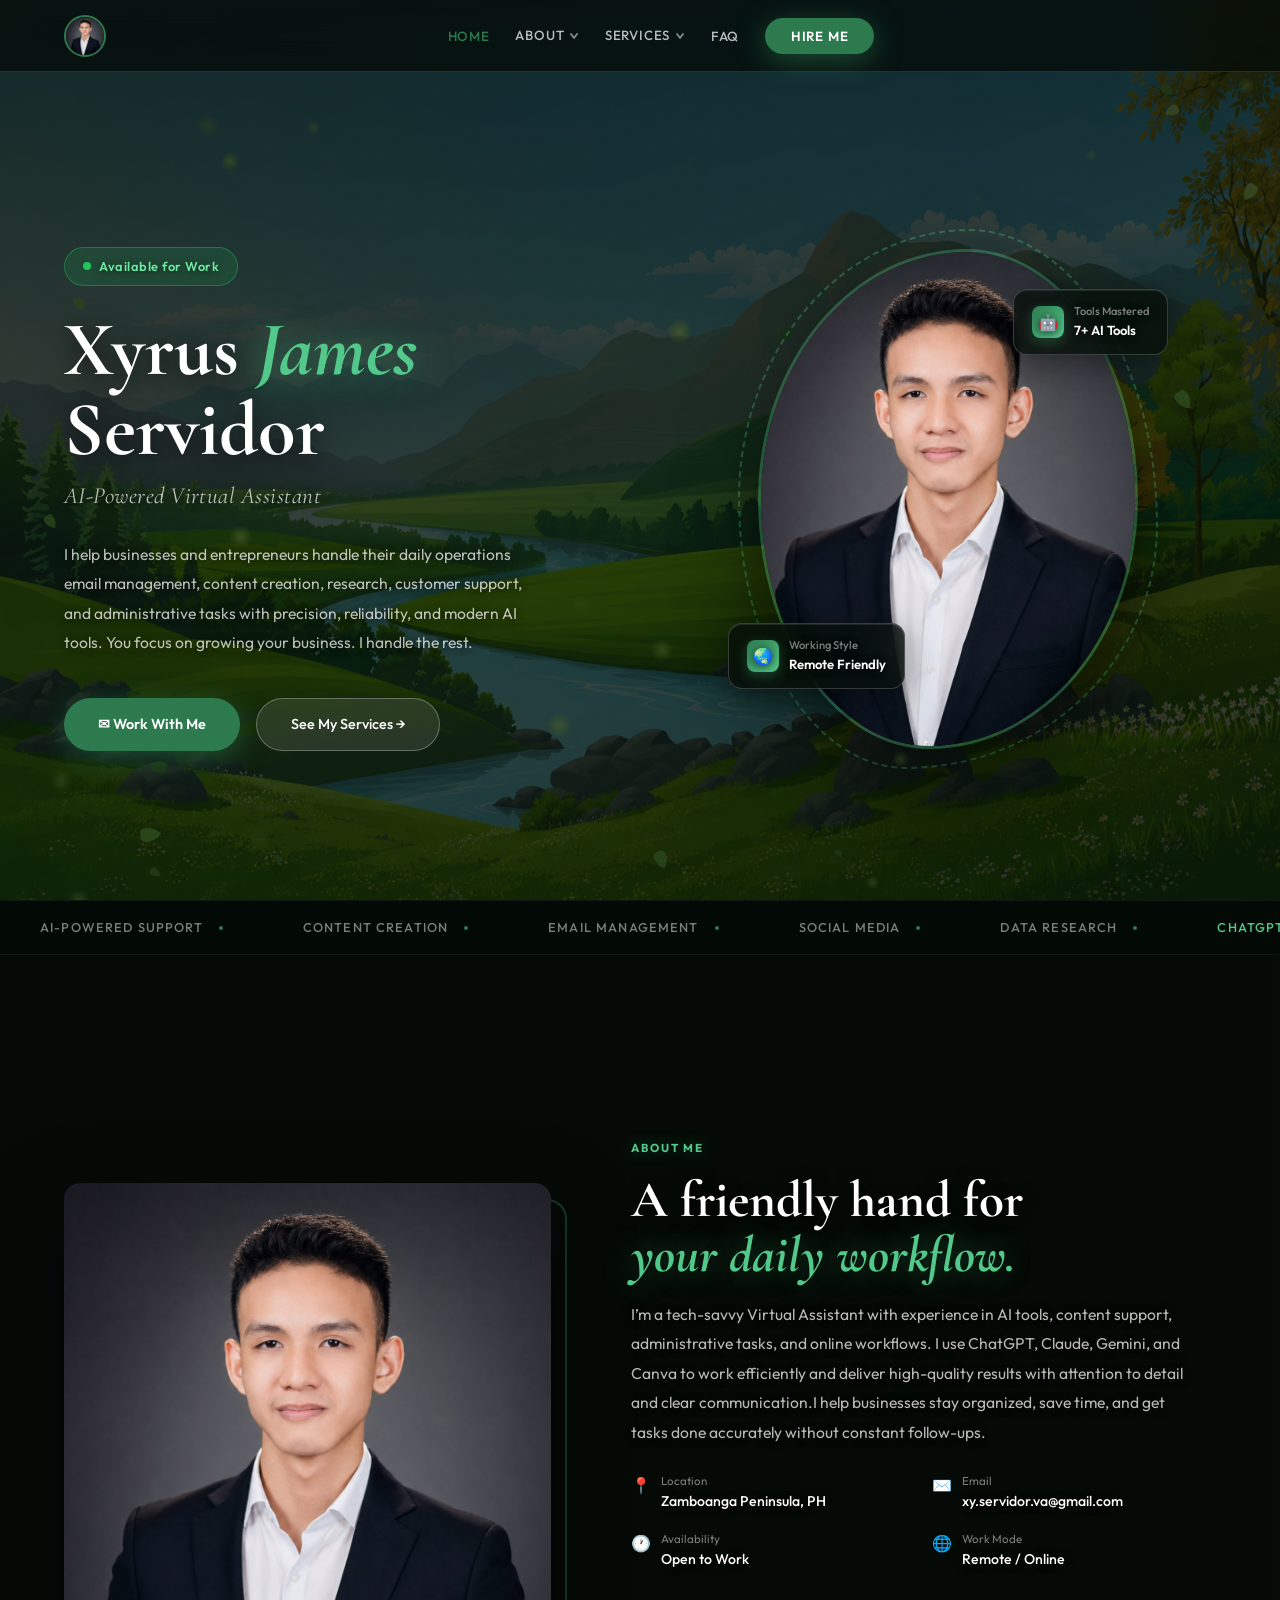
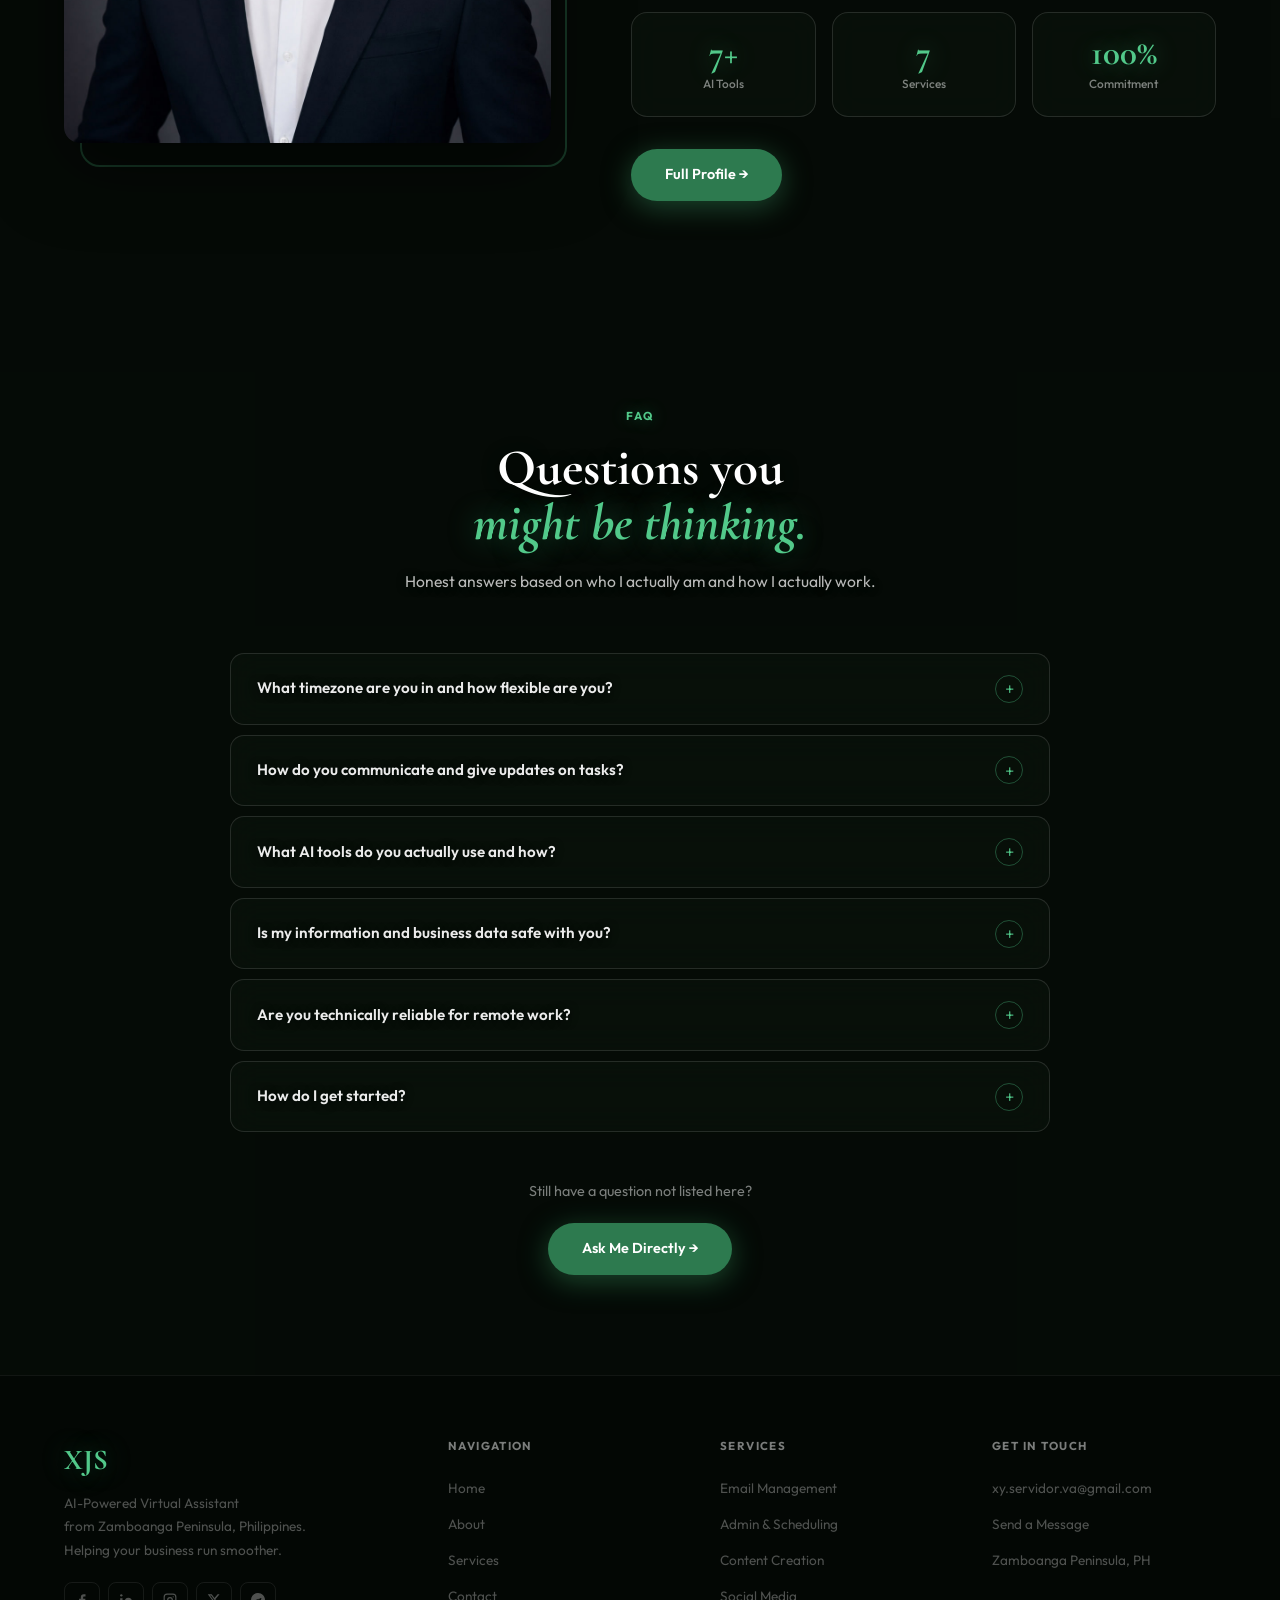
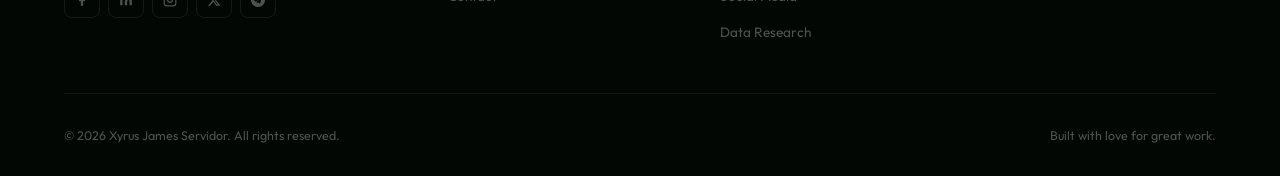
<file: index.html>
<!DOCTYPE html>
<html lang="en">
<head>
  <meta charset="UTF-8">
  <meta name="viewport" content="width=device-width, initial-scale=1.0">
  <title>Xyrus James Servidor</title>
  <link rel="preconnect" href="https://fonts.googleapis.com">
  <link rel="preconnect" href="https://fonts.gstatic.com" crossorigin>
  <link href="https://fonts.googleapis.com/css2?family=Cormorant+Garamond:ital,wght@0,300;0,400;0,500;0,600;0,700;1,300;1,400;1,600&family=Outfit:wght@300;400;500;600&display=swap" rel="stylesheet">
  <link rel="stylesheet" href="style.css">
</head>
<body>

<canvas id="forest-canvas"></canvas>
<div id="cursor-dot"></div>
<div id="cursor-ring"></div>

<!-- TOAST -->
<div id="toast">✅ Opening Gmail, your message is ready to send!</div>

<!-- BACK TO TOP -->
<button id="back-top" onclick="window.scrollTo({top:0,behavior:'smooth'})">↑</button>

<!-- FLOATING RESUME -->
<a id="resume-float" href="Xyrus_James_Servidor_Resume.pdf" download title="Download My Resume">
  <svg width="16" height="16" viewBox="0 0 24 24" fill="none" stroke="currentColor"
       stroke-width="2.2" stroke-linecap="round" stroke-linejoin="round">
    <path d="M21 15v4a2 2 0 01-2 2H5a2 2 0 01-2-2v-4"/>
    <polyline points="7 10 12 15 17 10"/>
    <line x1="12" y1="15" x2="12" y2="3"/>
  </svg>
  <span class="resume-label">Resume</span>
</a>

<!-- NAV -->
<nav id="nav">
  <!-- Logo -->
  <a href="#hero" class="nav-logo">
    <img src="xyrusprof.jpg" alt="Xyrus">
  </a>

  <ul class="nav-links">
    <li><a href="#hero">Home</a></li>

    <!-- About dropdown -->
    <li class="nav-item-drop">
      <a href="#about" class="nav-drop-toggle">
        About
        <svg class="drop-arrow" width="10" height="10" viewBox="0 0 10 10">
          <polyline points="2,3 5,7 8,3" fill="none" stroke="currentColor" stroke-width="1.8" stroke-linecap="round" stroke-linejoin="round"/>
        </svg>
      </a>
      <div class="nav-dropdown">
        <a href="about.html"      class="drop-item"><span class="drop-icon">👤</span>About Me</a>
        <a href="about.html#background" class="drop-item"><span class="drop-icon">🌱</span>Background</a>
        <a href="about.html#skills"     class="drop-item"><span class="drop-icon">⚡</span>Skills</a>
        <a href="about.html#resume-download"     class="drop-item"><span class="drop-icon">📄</span>Resume</a>
      </div>
    </li>

    <!-- Services dropdown -->
    <li class="nav-item-drop">
      <a href="#services" class="nav-drop-toggle">
        Services
        <svg class="drop-arrow" width="10" height="10" viewBox="0 0 10 10">
          <polyline points="2,3 5,7 8,3" fill="none" stroke="currentColor" stroke-width="1.8" stroke-linecap="round" stroke-linejoin="round"/>
        </svg>
      </a>
      <div class="nav-dropdown">
        <a href="services.html" class="drop-item"><span class="drop-icon">🗂</span>All Services</a>
        <a href="services.html#tools"  class="drop-item"><span class="drop-icon">🛠️</span>Tools</a>
         <a href="services.html#process"  class="drop-item"><span class="drop-icon">🔄</span>My Process</a>
      </div>
    </li>

    <li><a href="#faq">FAQ</a></li>
    <li><a href="contact.html" class="nav-cta">Hire Me</a></li>
  </ul>

  <button class="hamburger" id="hamburger" aria-label="Menu">
    <span></span><span></span><span></span>
  </button>
</nav>

<div class="mobile-nav" id="mobile-nav">
  <a href="#hero"       onclick="closeMob()">Home</a>
  <div class="mob-group-label">About</div>
  <a href="about.html"      onclick="closeMob()" class="mob-sub">About Me</a>
  <a href="about.html#background" onclick="closeMob()" class="mob-sub">Background</a>
  <a href="about.html#skills"     onclick="closeMob()" class="mob-sub">Skills</a>
  <a href="about.html#resume-download" onclick="closeMob()" class="mob-sub">📄 Resume</a>
  <div class="mob-group-label">Services</div>
  <a href="services.html"   onclick="closeMob()" class="mob-sub">All Services</a>
  <a href="services.html#tools"      onclick="closeMob()" class="mob-sub">Tools</a>
  <a href="services.html#process"    onclick="closeMob()" class="mob-sub">My Process</a>
  <a href="#faq"        onclick="closeMob()">FAQ</a>
  <a href="contact.html" class="nav-cta-m" onclick="closeMob()">Hire Me</a>
</div>

<!-- HERO -->
<section id="hero">
  <div class="hero-left reveal">
    <div class="available-pill">Available for Work</div>
    <h1 class="hero-name">Xyrus <em>James</em><br>Servidor</h1>
    <p class="hero-subtitle">AI-Powered Virtual Assistant</p>
    <p class="hero-desc">
      I help businesses and entrepreneurs handle their daily operations 
      email management, content creation, research, customer support, 
      and administrative tasks with precision, reliability, and modern 
      AI tools. You focus on growing your business. I handle the rest.
    </p>
    <div class="hero-btns">
      <a href="contact.html" class="btn-primary">✉ Work With Me</a>
      <a href="services.html" class="btn-secondary">See My Services →</a>
    </div>
  </div>
  <div class="hero-right reveal">
    <div class="photo-frame-wrap">
      <div class="spin-ring"></div>
      <div class="photo-frame">
        <img src="xyrusprof.jpg" alt="Xyrus James Servidor"
             onerror="this.style.background='linear-gradient(135deg,#f0e8dc,#d4c4b0)'">
      </div>
      <div class="float-card">
        <div class="float-card-icon">🤖</div>
        <div>
          <div style="font-size:.7rem;color:var(--text-muted);font-weight:500">Tools Mastered</div>
          <div>7+ AI Tools</div>
        </div>
      </div>
      <div class="float-card">
        <div class="float-card-icon">🌏</div>
        <div>
          <div style="font-size:.7rem;color:var(--text-muted);font-weight:500">Working Style</div>
          <div>Remote Friendly</div>
        </div>
      </div>
    </div>
  </div>
</section>

<!-- MARQUEE -->
<div class="marquee-strip">
  <div class="marquee-track" id="marquee-track">
    <div class="marquee-item">AI-Powered Support<span class="dot"></span></div>
    <div class="marquee-item">Content Creation<span class="dot"></span></div>
    <div class="marquee-item">Email Management<span class="dot"></span></div>
    <div class="marquee-item">Social Media<span class="dot"></span></div>
    <div class="marquee-item">Data Research<span class="dot"></span></div>
    <div class="marquee-item accent"><span class="accent">ChatGPT</span><span class="dot"></span></div>
    <div class="marquee-item accent"><span class="accent">Canva</span><span class="dot"></span></div>
    <div class="marquee-item accent"><span class="accent">Gemini</span><span class="dot"></span></div>
    <div class="marquee-item accent"><span class="accent">Claude</span><span class="dot"></span></div>
    <div class="marquee-item accent"><span class="accent">Perplexity</span><span class="dot"></span></div>
    <div class="marquee-item">Virtual Assistant<span class="dot"></span></div>
    <div class="marquee-item">Zamboanga Peninsula<span class="dot"></span></div>
    <div class="marquee-item">AI-Powered Support<span class="dot"></span></div>
    <div class="marquee-item">Content Creation<span class="dot"></span></div>
    <div class="marquee-item">Email Management<span class="dot"></span></div>
    <div class="marquee-item">Social Media<span class="dot"></span></div>
    <div class="marquee-item">Data Research<span class="dot"></span></div>
    <div class="marquee-item accent"><span class="accent">ChatGPT</span><span class="dot"></span></div>
    <div class="marquee-item accent"><span class="accent">Canva</span><span class="dot"></span></div>
    <div class="marquee-item accent"><span class="accent">Gemini</span><span class="dot"></span></div>
    <div class="marquee-item accent"><span class="accent">Claude</span><span class="dot"></span></div>
    <div class="marquee-item accent"><span class="accent">Perplexity</span><span class="dot"></span></div>
    <div class="marquee-item">Virtual Assistant<span class="dot"></span></div>
    <div class="marquee-item">Zamboanga Peninsula<span class="dot"></span></div>
  </div>
</div>

<!-- ABOUT -->
<section id="about">
  <div class="about-grid">
    <div class="about-photo-card reveal">
      <img src="xyrusprof.jpg" alt="Xyrus James Servidor"
           onerror="this.style.background='linear-gradient(135deg,#f0e8dc,#d4c4b0)'">
    </div>
    <div class="reveal">
      <div class="section-tag">About Me</div>
      <h2 class="section-title">A friendly hand for<br><em>your daily workflow.</em></h2>
      <p class="section-desc" style="margin-bottom:1.5rem">
        I’m a tech-savvy Virtual Assistant with experience in AI tools, content support, 
        administrative tasks, and online workflows. I use ChatGPT, Claude, Gemini, 
        and Canva to work efficiently and deliver high-quality results with attention 
        to detail and clear communication.I help businesses stay organized, save time, 
        and get tasks done accurately without constant follow-ups.
      </p>
      <div class="about-details">
        <div class="detail-item">
          <span class="detail-icon">📍</span>
          <div><span class="detail-label">Location</span><span class="detail-value">Zamboanga Peninsula, PH</span></div>
        </div>
        <div class="detail-item">
          <span class="detail-icon">✉️</span>
          <div><span class="detail-label">Email</span><span class="detail-value">xy.servidor.va@gmail.com</span></div>
        </div>
        <div class="detail-item">
          <span class="detail-icon">🕐</span>
          <div><span class="detail-label">Availability</span><span class="detail-value">Open to Work</span></div>
        </div>
        <div class="detail-item">
          <span class="detail-icon">🌐</span>
          <div><span class="detail-label">Work Mode</span><span class="detail-value">Remote / Online</span></div>
        </div>
      </div>
      <div class="about-stats">
        <div class="stat-card"><div class="stat-num">7+</div><div class="stat-label">AI Tools</div></div>
        <div class="stat-card"><div class="stat-num">7</div><div class="stat-label">Services</div></div>
        <div class="stat-card"><div class="stat-num">100%</div><div class="stat-label">Commitment</div></div>
      </div>
      <div style="margin-top:2rem">
        <a href="about.html" class="btn-primary">Full Profile →</a>
      </div>
    </div>
  </div>
</section>

<!-- FAQ -->
<section id="faq">
  <div style="text-align:center;margin-bottom:3.5rem">
    <div class="section-tag reveal" style="justify-content:center">FAQ</div>
    <h2 class="section-title reveal">Questions you<br><em>might be thinking.</em></h2>
    <p class="section-desc reveal" style="margin:0 auto;text-align:center">
      Honest answers based on who I actually am and how I actually work.
    </p>
  </div>
  <div class="faq-grid">
 
    <div class="faq-item reveal">
      <button class="faq-q" onclick="toggleFaq(this)">
        <span>What timezone are you in and how flexible are you?</span>
        <span class="faq-icon">+</span>
      </button>
      <div class="faq-a"><p>I’m based in the Philippines (PHT) 
        and can adjust to different time zones when needed.</p></div>
    </div>
 
    <div class="faq-item reveal">
      <button class="faq-q" onclick="toggleFaq(this)">
        <span>How do you communicate and give updates on tasks?</span>
        <span class="faq-icon">+</span>
      </button>
      <div class="faq-a"><p>I provide clear updates through chat, 
        email, or your preferred communication platform.</p></div>
    </div>
 
    <div class="faq-item reveal">
      <button class="faq-q" onclick="toggleFaq(this)">
        <span>What AI tools do you actually use and how?</span>
        <span class="faq-icon">+</span>
      </button>
      <div class="faq-a"><p>I use ChatGPT, Claude, Gemini, and Canva for content, 
        research, organization, and workflow support.</p></div>
    </div>
 
    <div class="faq-item reveal">
      <button class="faq-q" onclick="toggleFaq(this)">
        <span>Is my information and business data safe with you?</span>
        <span class="faq-icon">+</span>
      </button>
      <div class="faq-a"><p>Yes. I value confidentiality and handle client 
        information with professionalism and care.</p></div>
    </div>
 
    <div class="faq-item reveal">
      <button class="faq-q" onclick="toggleFaq(this)">
        <span>Are you technically reliable for remote work?</span>
        <span class="faq-icon">+</span>
      </button>
      <div class="faq-a"><p>Yes. I have a stable setup, reliable internet, and experience 
        with online tools and remote workflows.</p></div>
    </div>
 
    <div class="faq-item reveal">
      <button class="faq-q" onclick="toggleFaq(this)">
        <span>How do I get started?</span>
        <span class="faq-icon">+</span>
      </button>
      <div class="faq-a"><p>Fill out the <a href="contact.html" style="color:var(--accent-bright)">contact form</a> or message me directly on Gmail. 
        l'll respond within 24 hours.</p></div>
    </div>
 
  </div>
  <div style="text-align:center;margin-top:3rem" class="reveal">
    <p style="color:var(--text-muted);font-size:.9rem;margin-bottom:1.2rem">Still have a question not listed here?</p>
    <a href="contact.html" class="btn-primary">Ask Me Directly →</a>
  </div>
</section>

<!-- FOOTER -->
<footer>
  <div class="footer-grid">
    <div>
      <div class="footer-brand-name">XJS</div>
      <p class="footer-tagline">AI-Powered Virtual Assistant<br>from Zamboanga Peninsula, Philippines.<br>Helping your business run smoother.</p>
      <div class="footer-socials" style="margin-top:1.2rem">
        <a href="https://www.facebook.com/ne0xyrus" target="_blank" class="footer-social">
          <svg width="14" height="14" viewBox="0 0 24 24" fill="currentColor"><path d="M18 2h-3a5 5 0 00-5 5v3H7v4h3v8h4v-8h3l1-4h-4V7a1 1 0 011-1h3z"/></svg>
        </a>
        <a href="https://www.linkedin.com/in/xyrus-james-servidor-483381267/" target="_blank" class="footer-social">
          <svg width="14" height="14" viewBox="0 0 24 24" fill="currentColor"><path d="M16 8a6 6 0 016 6v7h-4v-7a2 2 0 00-2-2 2 2 0 00-2 2v7h-4v-7a6 6 0 016-6zM2 9h4v12H2z"/><circle cx="4" cy="4" r="2"/></svg>
        </a>
        <a href="https://www.instagram.com/xyruuusssss" target="_blank" class="footer-social">
          <svg width="14" height="14" viewBox="0 0 24 24" fill="none" stroke="currentColor" stroke-width="2"><rect x="2" y="2" width="20" height="20" rx="5"/><circle cx="12" cy="12" r="4"/><circle cx="17.5" cy="6.5" r="1" fill="currentColor" stroke="none"/></svg>
        </a>
        <a href="https://x.com/neoxyrus7" target="_blank" class="footer-social">
          <svg width="14" height="14" viewBox="0 0 24 24" fill="currentColor"><path d="M18.244 2.25h3.308l-7.227 8.26 8.502 11.24H16.17l-5.214-6.817L4.99 21.75H1.68l7.73-8.835L1.254 2.25H8.08l4.713 6.231zm-1.161 17.52h1.833L7.084 4.126H5.117z"/></svg>
        </a>
        <a href="https://t.me/NEOXYRUS" target="_blank" class="footer-social">
          <svg width="14" height="14" viewBox="0 0 24 24" fill="currentColor"><path d="M12 0C5.373 0 0 5.373 0 12s5.373 12 12 12 12-5.373 12-12S18.627 0 12 0zm5.894 8.221-1.97 9.28c-.145.658-.537.818-1.084.508l-3-2.21-1.447 1.394c-.16.16-.295.295-.605.295l.213-3.053 5.56-5.023c.242-.213-.054-.333-.373-.12L8.32 14.801l-2.96-.924c-.643-.204-.657-.643.136-.953l11.57-4.461c.537-.194 1.006.131.828.758z"/></svg>
        </a>
      </div>
    </div>
    <div class="footer-col">
      <h4>Navigation</h4>
      <ul>
        <li><a href="index.html">Home</a></li>
        <li><a href="about.html">About</a></li>
        <li><a href="services.html">Services</a></li>
        <li><a href="contact.html">Contact</a></li>
      </ul>
    </div>
    <div class="footer-col">
      <h4>Services</h4>
      <ul>
        <li><a href="services.html">Email Management</a></li>
        <li><a href="services.html">Admin & Scheduling</a></li>
        <li><a href="services.html">Content Creation</a></li>
        <li><a href="services.html">Social Media</a></li>
        <li><a href="services.html">Data Research</a></li>
      </ul>
    </div>
    <div class="footer-col">
      <h4>Get in Touch</h4>
      <ul>
        <li><a href="mailto:xy.servidor.va@gmail.com">xy.servidor.va@gmail.com</a></li>
        <li><a href="contact.html">Send a Message</a></li>
        <li><a href="about.html">Zamboanga Peninsula, PH</a></li>
      </ul>
    </div>
  </div>
  <div class="footer-bottom">
    <span>© 2026 Xyrus James Servidor. All rights reserved.</span>
    <span>Built with love for great work.</span>
  </div>
</footer>

<script src="js.js"></script>
</body>
</html>
</file>
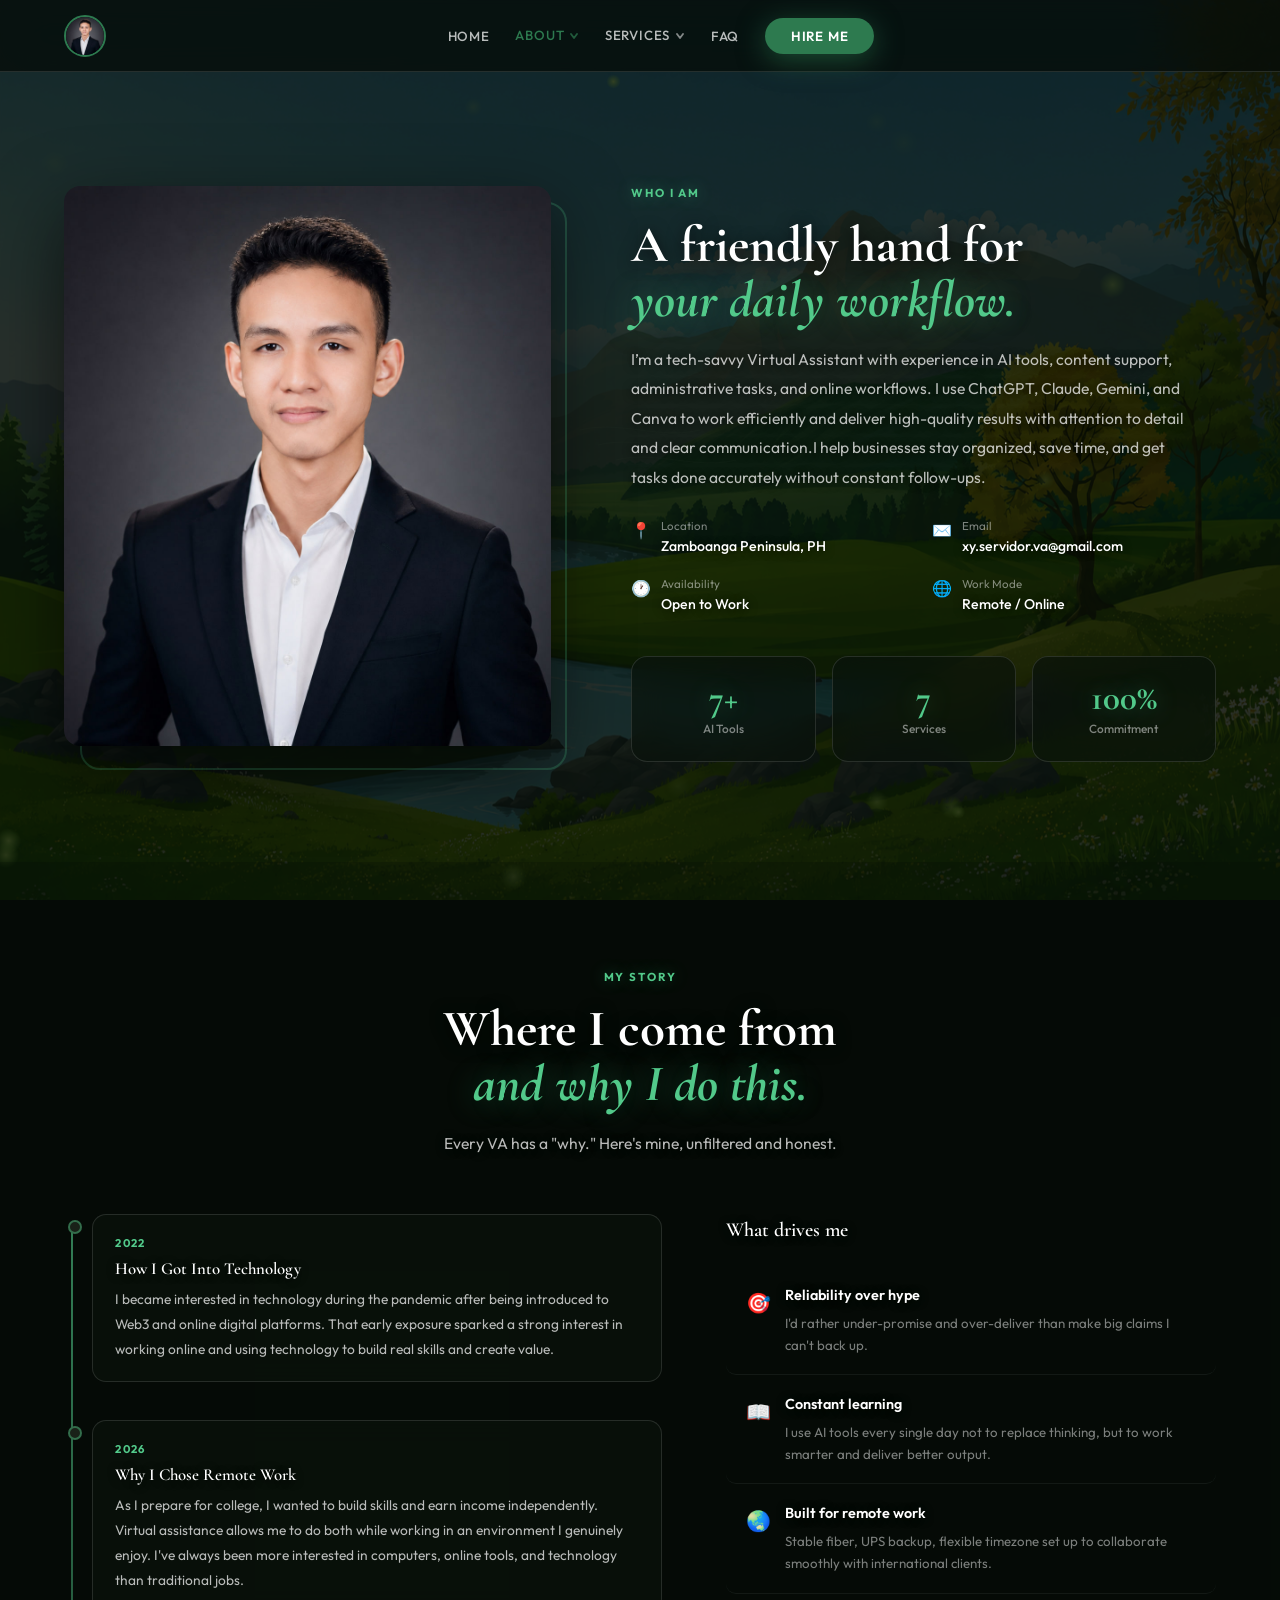
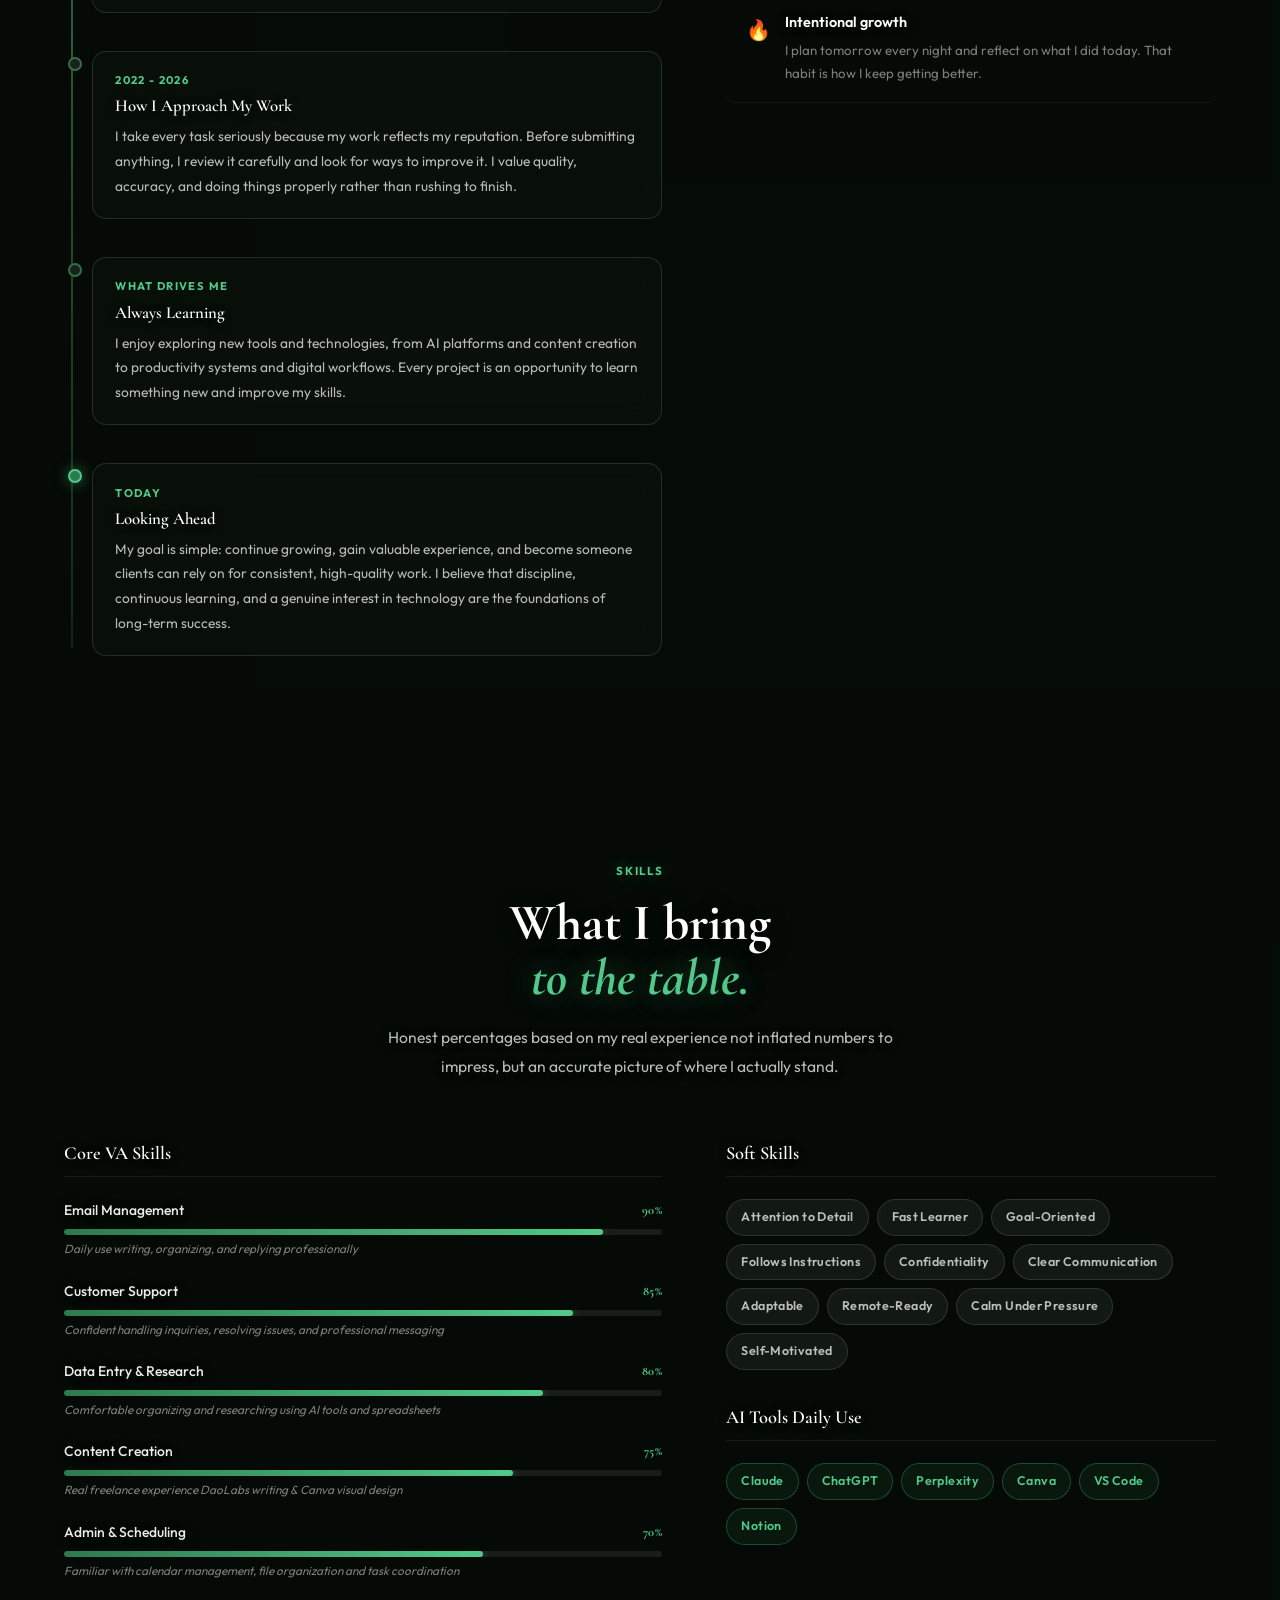
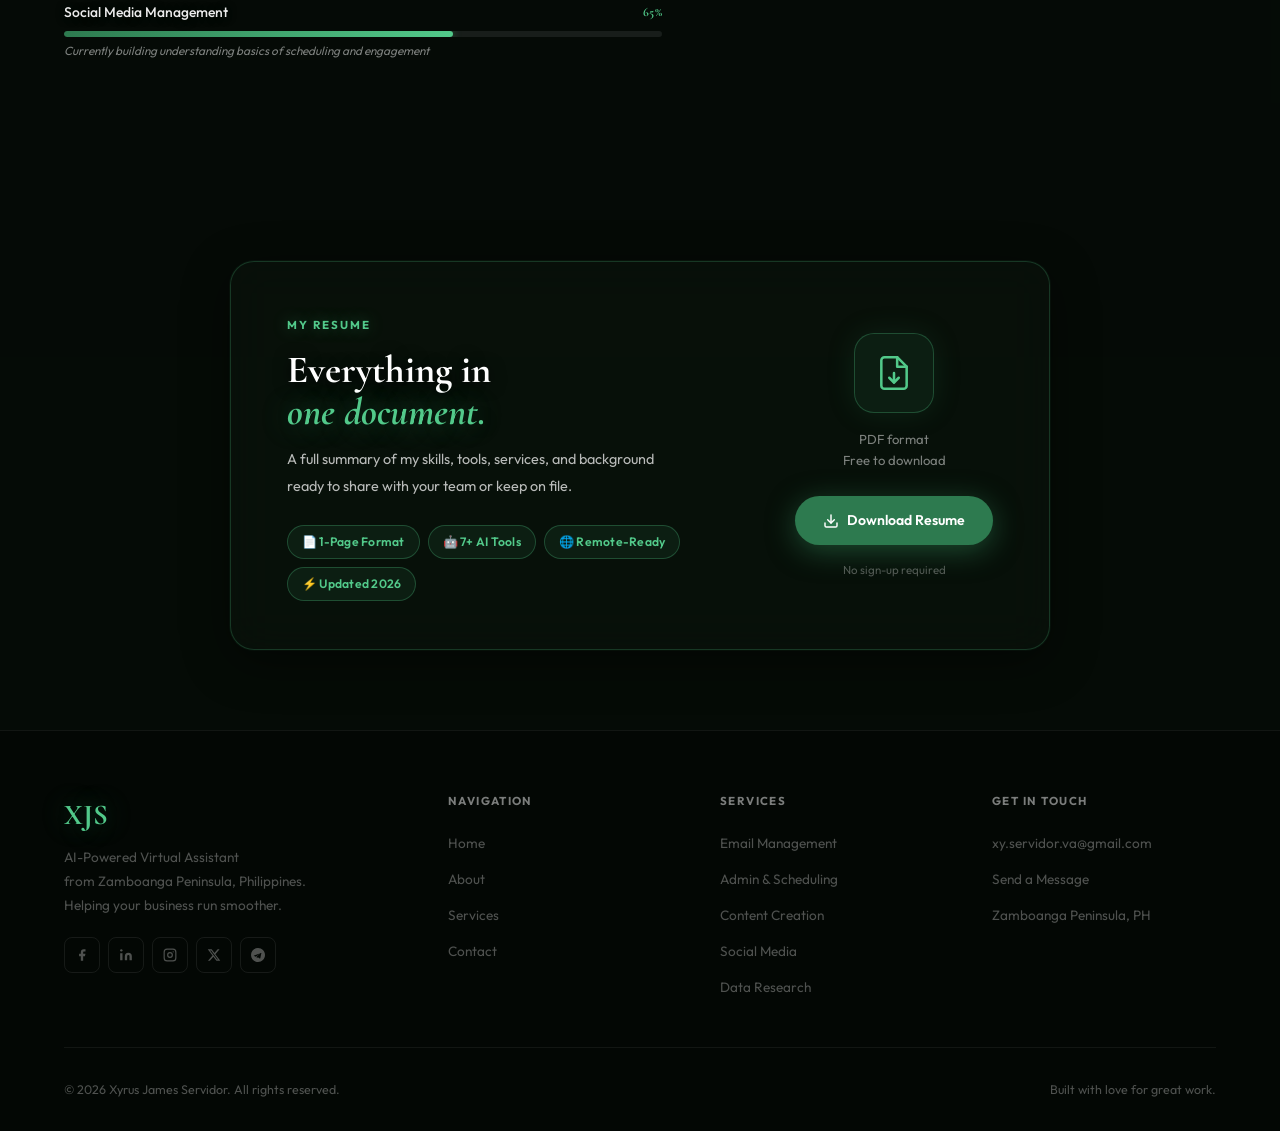
<file: about.html>
<!DOCTYPE html>
<html lang="en">
<head>
  <meta charset="UTF-8">
  <meta name="viewport" content="width=device-width, initial-scale=1.0">
  <title>Xyrus James Servidor</title>
  <link rel="preconnect" href="https://fonts.googleapis.com">
  <link rel="preconnect" href="https://fonts.gstatic.com" crossorigin>
  <link href="https://fonts.googleapis.com/css2?family=Cormorant+Garamond:ital,wght@0,300;0,400;0,500;0,600;0,700;1,300;1,400;1,600&family=Outfit:wght@300;400;500;600&display=swap" rel="stylesheet">
  <link rel="stylesheet" href="style.css">
</head>
<body>

<canvas id="forest-canvas"></canvas>
<div id="cursor-dot"></div>
<div id="cursor-ring"></div>

<!-- FLOATING RESUME — always visible -->
<a id="resume-float" href="Xyrus_James_Servidor_Resume.pdf" download title="Download My Resume">
  <svg width="16" height="16" viewBox="0 0 24 24" fill="none" stroke="currentColor"
       stroke-width="2.2" stroke-linecap="round" stroke-linejoin="round">
    <path d="M21 15v4a2 2 0 01-2 2H5a2 2 0 01-2-2v-4"/>
    <polyline points="7 10 12 15 17 10"/>
    <line x1="12" y1="15" x2="12" y2="3"/>
  </svg>
  <span class="resume-label">Resume</span>
</a>

<!-- BACK TO TOP -->
<button id="back-top" onclick="window.scrollTo({top:0,behavior:'smooth'})">↑</button>

<!-- NAV -->
<nav id="nav">
  <!-- Logo -->
  <a href="index.html#hero" class="nav-logo">
    <img src="xyrusprof.jpg" alt="Xyrus">
  </a>

  <ul class="nav-links">
    <li><a href="index.html#hero">Home</a></li>

    <!-- About dropdown -->
    <li class="nav-item-drop">
      <a href="#about" class="nav-drop-toggle">
        About
        <svg class="drop-arrow" width="10" height="10" viewBox="0 0 10 10">
          <polyline points="2,3 5,7 8,3" fill="none" stroke="currentColor" stroke-width="1.8" stroke-linecap="round" stroke-linejoin="round"/>
        </svg>
      </a>
      <div class="nav-dropdown">
        <a href="#about"      class="drop-item"><span class="drop-icon">👤</span>About Me</a>
        <a href="#background" class="drop-item"><span class="drop-icon">🌱</span>Background</a>
        <a href="#skills"     class="drop-item"><span class="drop-icon">⚡</span>Skills</a>
        <a href="#resume-download"     class="drop-item"><span class="drop-icon">📄</span>Resume</a>
      </div>
    </li>

    <!-- Services dropdown -->
    <li class="nav-item-drop">
      <a href="#services" class="nav-drop-toggle">
        Services
        <svg class="drop-arrow" width="10" height="10" viewBox="0 0 10 10">
          <polyline points="2,3 5,7 8,3" fill="none" stroke="currentColor" stroke-width="1.8" stroke-linecap="round" stroke-linejoin="round"/>
        </svg>
      </a>
      <div class="nav-dropdown">
        <a href="services.html" class="drop-item"><span class="drop-icon">🗂</span>All Services</a>
        <a href="services.html#tools"  class="drop-item"><span class="drop-icon">🛠️</span>Tools</a>
       <a href="services.html#process"  class="drop-item"><span class="drop-icon">🔄</span>My Process</a>
      </div>
    </li>

    <li><a href="index.html#faq">FAQ</a></li>
    <li><a href="contact.html" class="nav-cta">Hire Me</a></li>
  </ul>

  <button class="hamburger" id="hamburger" aria-label="Menu">
    <span></span><span></span><span></span>
  </button>
</nav>

<div class="mobile-nav" id="mobile-nav">
  <a href="index.html#hero"       onclick="closeMob()">Home</a>
  <div class="mob-group-label">About</div>
  <a href="#about"      onclick="closeMob()" class="mob-sub">About Me</a>
  <a href="#background" onclick="closeMob()" class="mob-sub">Background</a>
  <a href="#skills"     onclick="closeMob()" class="mob-sub">Skills</a>
  <a href="#resume-download" onclick="closeMob()" class="mob-sub">📄 Resume</a>
  <div class="mob-group-label">Services</div>
  <a href="services.html"   onclick="closeMob()" class="mob-sub">All Services</a>
  <a href="services.html#tools"      onclick="closeMob()" class="mob-sub">Tools</a>
  <a href="services.html#process"    onclick="closeMob()" class="mob-sub">My Process</a>
  <a href="index.html#faq"        onclick="closeMob()">FAQ</a>
  <a href="contact.html" class="nav-cta-m" onclick="closeMob()">Hire Me</a>
</div>

<section id="about">
  <div class="about-grid">
    <div class="about-photo-card reveal">
      <img src="xyrusprof.jpg" alt="Xyrus James Servidor"
           onerror="this.style.background='linear-gradient(135deg,#f0e8dc,#d4c4b0)'">
    </div>
        <div class="reveal">
      <div class="section-tag">Who I Am</div>
      <h2 class="section-title">A friendly hand for<br><em>your daily workflow.</em></h2>
      <p class="section-desc" style="margin-bottom:1.5rem">
       I’m a tech-savvy Virtual Assistant with experience in AI tools, content support, 
        administrative tasks, and online workflows. I use ChatGPT, Claude, Gemini, 
        and Canva to work efficiently and deliver high-quality results with attention 
        to detail and clear communication.I help businesses stay organized, save time, 
        and get tasks done accurately without constant follow-ups.
      </p>
      <div class="about-details">
        <div class="detail-item">
          <span class="detail-icon">📍</span>
          <div><span class="detail-label">Location</span><span class="detail-value">Zamboanga Peninsula, PH</span></div>
        </div>
        <div class="detail-item">
          <span class="detail-icon">✉️</span>
          <div><span class="detail-label">Email</span><span class="detail-value">xy.servidor.va@gmail.com</span></div>
        </div>
        <div class="detail-item">
          <span class="detail-icon">🕐</span>
          <div><span class="detail-label">Availability</span><span class="detail-value">Open to Work</span></div>
        </div>
        <div class="detail-item">
          <span class="detail-icon">🌐</span>
          <div><span class="detail-label">Work Mode</span><span class="detail-value">Remote / Online</span></div>
        </div>
      </div>
      <div class="about-stats">
        <div class="stat-card"><div class="stat-num">7+</div><div class="stat-label">AI Tools</div></div>
        <div class="stat-card"><div class="stat-num">7</div><div class="stat-label">Services</div></div>
        <div class="stat-card"><div class="stat-num">100%</div><div class="stat-label">Commitment</div></div>
      </div>
    </div>
  </div>
</section>

<section id="background">
  <div style="text-align:center;margin-bottom:3.5rem">
    <div class="section-tag reveal" style="justify-content:center">My Story</div>
    <h2 class="section-title reveal">Where I come from<br><em>and why I do this.</em></h2>
    <p class="section-desc reveal" style="margin:0 auto;text-align:center">
      Every VA has a "why." Here's mine, unfiltered and honest.
    </p>
  </div>

  <div class="bg-story-grid">
    <div class="bg-timeline reveal">

      <div class="bg-tl-item">
        <div class="bg-tl-dot"></div>
        <div class="bg-tl-content">
          <span class="bg-tl-year">2022</span>
          <h4 class="bg-tl-title">How I Got Into Technology</h4>
          <p class="bg-tl-desc">
            I became interested in technology during the pandemic after being
            introduced to Web3 and online digital platforms. That early exposure
            sparked a strong interest in working online and using technology to
            build real skills and create value.
          </p>
        </div>
      </div>

      <div class="bg-tl-item">
        <div class="bg-tl-dot"></div>
        <div class="bg-tl-content">
          <span class="bg-tl-year">2026</span>
          <h4 class="bg-tl-title">Why I Chose Remote Work</h4>
          <p class="bg-tl-desc">
            As I prepare for college, I wanted to build skills and earn income independently. 
            Virtual assistance allows me to do both while working in an environment I genuinely enjoy. 
            I've always been more interested in computers, online tools, and technology than traditional jobs.
          </p>
        </div>
      </div>

      <div class="bg-tl-item">
        <div class="bg-tl-dot"></div>
        <div class="bg-tl-content">
          <span class="bg-tl-year">2022 - 2026</span>
          <h4 class="bg-tl-title">How I Approach My Work</h4>
          <p class="bg-tl-desc">
            I take every task seriously because my work reflects my reputation. 
            Before submitting anything, I review it carefully and look for ways to improve it. 
            I value quality, accuracy, and doing things properly rather than rushing to finish.
          </p>
        </div>
      </div>

      <div class="bg-tl-item">
        <div class="bg-tl-dot"></div>
        <div class="bg-tl-content">
          <span class="bg-tl-year">What Drives Me</span>
          <h4 class="bg-tl-title">Always Learning</h4>
          <p class="bg-tl-desc">
            I enjoy exploring new tools and technologies, 
            from AI platforms and content creation to productivity systems and digital workflows. 
            Every project is an opportunity to learn something new and improve my skills.
          </p>
        </div>
      </div>

      <div class="bg-tl-item">
        <div class="bg-tl-dot active"></div>
        <div class="bg-tl-content">
          <span class="bg-tl-year">Today</span>
          <h4 class="bg-tl-title">Looking Ahead</h4>
          <p class="bg-tl-desc">
            My goal is simple: continue growing, gain valuable experience, 
            and become someone clients can rely on for consistent, high-quality work. 
            I believe that discipline, continuous learning, and a genuine interest in 
            technology are the foundations of long-term success.
          </p>
        </div>
      </div>

    </div>

    <div class="bg-values reveal">
      <h3 class="bg-values-title">What drives me</h3>
      <div class="bg-value-card">
        <span class="bg-value-icon">🎯</span>
        <div>
          <div class="bg-value-name">Reliability over hype</div>
          <div class="bg-value-desc">I'd rather under-promise and over-deliver 
            than make big claims I can't back up.</div>
        </div>
      </div>
      <div class="bg-value-card">
        <span class="bg-value-icon">📖</span>
        <div>
          <div class="bg-value-name">Constant learning</div>
          <div class="bg-value-desc">I use AI tools every single day 
            not to replace thinking, but to work smarter and deliver better output.</div>
        </div>
      </div>
      <div class="bg-value-card">
        <span class="bg-value-icon">🌏</span>
        <div>
          <div class="bg-value-name">Built for remote work</div>
          <div class="bg-value-desc">Stable fiber, UPS backup, flexible timezone
             set up to collaborate smoothly with international clients.</div>
        </div>
      </div>
      <div class="bg-value-card">
        <span class="bg-value-icon">🔥</span>
        <div>
          <div class="bg-value-name">Intentional growth</div>
          <div class="bg-value-desc">I plan tomorrow every night and reflect on what 
            I did today. That habit is how I keep getting better.</div>
        </div>
      </div>
    </div>
  </div>
</section>

<section id="skills">
  <div style="text-align:center;margin-bottom:3.5rem">
    <div class="section-tag reveal" style="justify-content:center">Skills</div>
    <h2 class="section-title reveal">What I bring<br><em>to the table.</em></h2>
    <p class="section-desc reveal" style="margin:0 auto;text-align:center">
      Honest percentages based on my real experience not inflated numbers to impress, but an accurate picture of where I actually stand.
    </p>
  </div>
 
  <div class="skills-layout">
 
    <!-- Skill bars -->
    <div class="skills-bars reveal">
      <h3 class="skills-group-title">Core VA Skills</h3>
 
      <div class="skill-bar-item">
        <div class="skill-bar-header">
          <span class="skill-bar-name">Email Management</span>
          <span class="skill-bar-pct">90%</span>
        </div>
        <div class="skill-bar-track"><div class="skill-bar-fill" data-pct="90"></div></div>
        <div class="skill-bar-note">Daily use writing, organizing, and replying professionally</div>
      </div>

      <div class="skill-bar-item">
        <div class="skill-bar-header">
          <span class="skill-bar-name">Customer Support</span>
          <span class="skill-bar-pct">85%</span>
        </div>
        <div class="skill-bar-track"><div class="skill-bar-fill" data-pct="85"></div></div>
        <div class="skill-bar-note">Confident handling inquiries, resolving issues, and professional messaging</div>
      </div>

      <div class="skill-bar-item">
        <div class="skill-bar-header">
          <span class="skill-bar-name">Data Entry & Research</span>
          <span class="skill-bar-pct">80%</span>
        </div>
        <div class="skill-bar-track"><div class="skill-bar-fill" data-pct="80"></div></div>
        <div class="skill-bar-note">Comfortable organizing and researching using AI tools and spreadsheets</div>
      </div>
 
      <div class="skill-bar-item">
        <div class="skill-bar-header">
          <span class="skill-bar-name">Content Creation</span>
          <span class="skill-bar-pct">75%</span>
        </div>
        <div class="skill-bar-track"><div class="skill-bar-fill" data-pct="75"></div></div>
        <div class="skill-bar-note">Real freelance experience DaoLabs writing & Canva visual design</div>
      </div>
 
      <div class="skill-bar-item">
        <div class="skill-bar-header">
          <span class="skill-bar-name">Admin & Scheduling</span>
          <span class="skill-bar-pct">70%</span>
        </div>
        <div class="skill-bar-track"><div class="skill-bar-fill" data-pct="70"></div></div>
        <div class="skill-bar-note">Familiar with calendar management, file organization and task coordination</div>
      </div>
 
      <div class="skill-bar-item">
        <div class="skill-bar-header">
          <span class="skill-bar-name">Social Media Management</span>
          <span class="skill-bar-pct">65%</span>
        </div>
        <div class="skill-bar-track"><div class="skill-bar-fill" data-pct="65"></div></div>
        <div class="skill-bar-note">Currently building understanding basics of scheduling and engagement</div>
      </div>
 
    </div>
 
    <!-- Soft skills + tool tags -->
    <div class="skills-tags-col reveal">
      <h3 class="skills-group-title">Soft Skills</h3>
      <div class="skill-tags-grid">
        <span class="skill-tag-pill" title="NC2 top qualifier out of 27 — zero revision requests on DaoLabs">Attention to Detail</span>
        <span class="skill-tag-pill" title="Self-taught coding, AI workflows, and VA skills independently">Fast Learner</span>
        <span class="skill-tag-pill" title="Plans tomorrow every night — wakes up with a clear schedule">Goal-Oriented</span>
        <span class="skill-tag-pill" title="DaoLabs tasks delivered precisely with no revisions needed">Follows Instructions</span>
        <span class="skill-tag-pill" title="All client information handled with full discretion">Confidentiality</span>
        <span class="skill-tag-pill" title="Group leader and research leader from Grade 7 through Grade 12">Clear Communication</span>
        <span class="skill-tag-pill" title="Switches between timezones, tools, and task types with ease">Adaptable</span>
        <span class="skill-tag-pill" title="Fiber + UPS + full desktop setup — ready for international clients">Remote-Ready</span>
        <span class="skill-tag-pill" title="Reflects daily and builds intentionally toward clear goals">Calm Under Pressure</span>
        <span class="skill-tag-pill" title="Built this portfolio and QR system through pure self-initiative">Self-Motivated</span>
      </div>
 
      <h3 class="skills-group-title" style="margin-top:2rem">AI Tools Daily Use</h3>
      <div class="skill-tags-grid">
        <span class="skill-tag-pill tool">Claude</span>
        <span class="skill-tag-pill tool">ChatGPT</span>
        <span class="skill-tag-pill tool">Perplexity</span>
        <span class="skill-tag-pill tool">Canva</span>
        <span class="skill-tag-pill tool">VS Code</span>
        <span class="skill-tag-pill tool">Notion</span>
      </div>
    </div>
 
  </div>
</section>

<section id="resume-download">
  <div class="resume-dl-card reveal">

    <!-- LEFT: Highlights -->
    <div class="resume-dl-left">
      <div class="section-tag" style="margin-bottom:1rem">My Resume</div>
      <h2 class="section-title" style="font-size:clamp(1.8rem,3vw,2.6rem);margin-bottom:.8rem">
        Everything in<br><em>one document.</em>
      </h2>
      <p style="font-size:.9rem;color:var(--text-soft);line-height:1.85;margin-bottom:1.6rem;max-width:380px">
        A full summary of my skills, tools, services, and background
        ready to share with your team or keep on file.
      </p>

      <!-- Quick highlights -->
      <div class="resume-dl-highlights">
        <div class="resume-dl-chip">📄 1-Page Format</div>
        <div class="resume-dl-chip">🤖 7+ AI Tools</div>
        <div class="resume-dl-chip">🌐 Remote-Ready</div>
        <div class="resume-dl-chip">⚡ Updated 2026</div>
      </div>
    </div>

    <!-- RIGHT: Download CTA -->
    <div class="resume-dl-right">
      <div class="resume-dl-icon-wrap">
        <svg width="38" height="38" viewBox="0 0 24 24" fill="none"
             stroke="var(--accent-bright)" stroke-width="1.6"
             stroke-linecap="round" stroke-linejoin="round">
          <path d="M14 2H6a2 2 0 00-2 2v16a2 2 0 002 2h12a2 2 0 002-2V8z"/>
          <polyline points="14 2 14 8 20 8"/>
          <line x1="12" y1="12" x2="12" y2="18"/>
          <polyline points="9 15 12 18 15 15"/>
        </svg>
      </div>
      <p style="font-size:.82rem;color:var(--text-muted);text-align:center;margin-bottom:1.6rem;line-height:1.6">
        PDF format<br>Free to download
      </p>
      <a href="Xyrus_James_Servidor_Resume.pdf" download class="btn-primary resume-dl-btn">
        <svg width="16" height="16" viewBox="0 0 24 24" fill="none"
             stroke="currentColor" stroke-width="2.2"
             stroke-linecap="round" stroke-linejoin="round">
          <path d="M21 15v4a2 2 0 01-2 2H5a2 2 0 01-2-2v-4"/>
          <polyline points="7 10 12 15 17 10"/>
          <line x1="12" y1="15" x2="12" y2="3"/>
        </svg>
        Download Resume
      </a>
      <p style="font-size:.72rem;color:var(--text-dim);text-align:center;margin-top:.9rem">
        No sign-up required
      </p>
    </div>

  </div>
</section>

<footer>
  <div class="footer-grid">
    <div>
      <div class="footer-brand-name">XJS</div>
      <p class="footer-tagline">AI-Powered Virtual Assistant<br>from Zamboanga Peninsula, Philippines.<br>Helping your business run smoother.</p>
      <div class="footer-socials" style="margin-top:1.2rem">
        <a href="https://www.facebook.com/ne0xyrus" target="_blank" class="footer-social">
          <svg width="14" height="14" viewBox="0 0 24 24" fill="currentColor"><path d="M18 2h-3a5 5 0 00-5 5v3H7v4h3v8h4v-8h3l1-4h-4V7a1 1 0 011-1h3z"/></svg>
        </a>
        <a href="https://www.linkedin.com/in/xyrus-james-servidor-483381267/" target="_blank" class="footer-social">
          <svg width="14" height="14" viewBox="0 0 24 24" fill="currentColor"><path d="M16 8a6 6 0 016 6v7h-4v-7a2 2 0 00-2-2 2 2 0 00-2 2v7h-4v-7a6 6 0 016-6zM2 9h4v12H2z"/><circle cx="4" cy="4" r="2"/></svg>
        </a>
        <a href="https://www.instagram.com/xyruuusssss" target="_blank" class="footer-social">
          <svg width="14" height="14" viewBox="0 0 24 24" fill="none" stroke="currentColor" stroke-width="2"><rect x="2" y="2" width="20" height="20" rx="5"/><circle cx="12" cy="12" r="4"/><circle cx="17.5" cy="6.5" r="1" fill="currentColor" stroke="none"/></svg>
        </a>
        <a href="https://x.com/neoxyrus7" target="_blank" class="footer-social">
          <svg width="14" height="14" viewBox="0 0 24 24" fill="currentColor"><path d="M18.244 2.25h3.308l-7.227 8.26 8.502 11.24H16.17l-5.214-6.817L4.99 21.75H1.68l7.73-8.835L1.254 2.25H8.08l4.713 6.231zm-1.161 17.52h1.833L7.084 4.126H5.117z"/></svg>
        </a>
        <a href="https://t.me/NEOXYRUS" target="_blank" class="footer-social">
          <svg width="14" height="14" viewBox="0 0 24 24" fill="currentColor"><path d="M12 0C5.373 0 0 5.373 0 12s5.373 12 12 12 12-5.373 12-12S18.627 0 12 0zm5.894 8.221-1.97 9.28c-.145.658-.537.818-1.084.508l-3-2.21-1.447 1.394c-.16.16-.295.295-.605.295l.213-3.053 5.56-5.023c.242-.213-.054-.333-.373-.12L8.32 14.801l-2.96-.924c-.643-.204-.657-.643.136-.953l11.57-4.461c.537-.194 1.006.131.828.758z"/></svg>
        </a>
      </div>
    </div>
    <div class="footer-col">
      <h4>Navigation</h4>
      <ul>
        <li><a href="index.html">Home</a></li>
        <li><a href="about.html">About</a></li>
        <li><a href="services.html">Services</a></li>
        <li><a href="contact.html">Contact</a></li>
      </ul>
    </div>
    <div class="footer-col">
      <h4>Services</h4>
      <ul>
        <li><a href="services.html">Email Management</a></li>
        <li><a href="services.html">Admin & Scheduling</a></li>
        <li><a href="services.html">Content Creation</a></li>
        <li><a href="services.html">Social Media</a></li>
        <li><a href="services.html">Data Research</a></li>
      </ul>
    </div>
    <div class="footer-col">
      <h4>Get in Touch</h4>
      <ul>
        <li><a href="mailto:xy.servidor.va@gmail.com">xy.servidor.va@gmail.com</a></li>
        <li><a href="contact.html">Send a Message</a></li>
        <li><a href="about.html">Zamboanga Peninsula, PH</a></li>
      </ul>
    </div>
  </div>
  <div class="footer-bottom">
    <span>© 2026 Xyrus James Servidor. All rights reserved.</span>
    <span>Built with love for great work.</span>
  </div>
</footer>

<script src="js.js"></script>
</body>
</html>
</file>
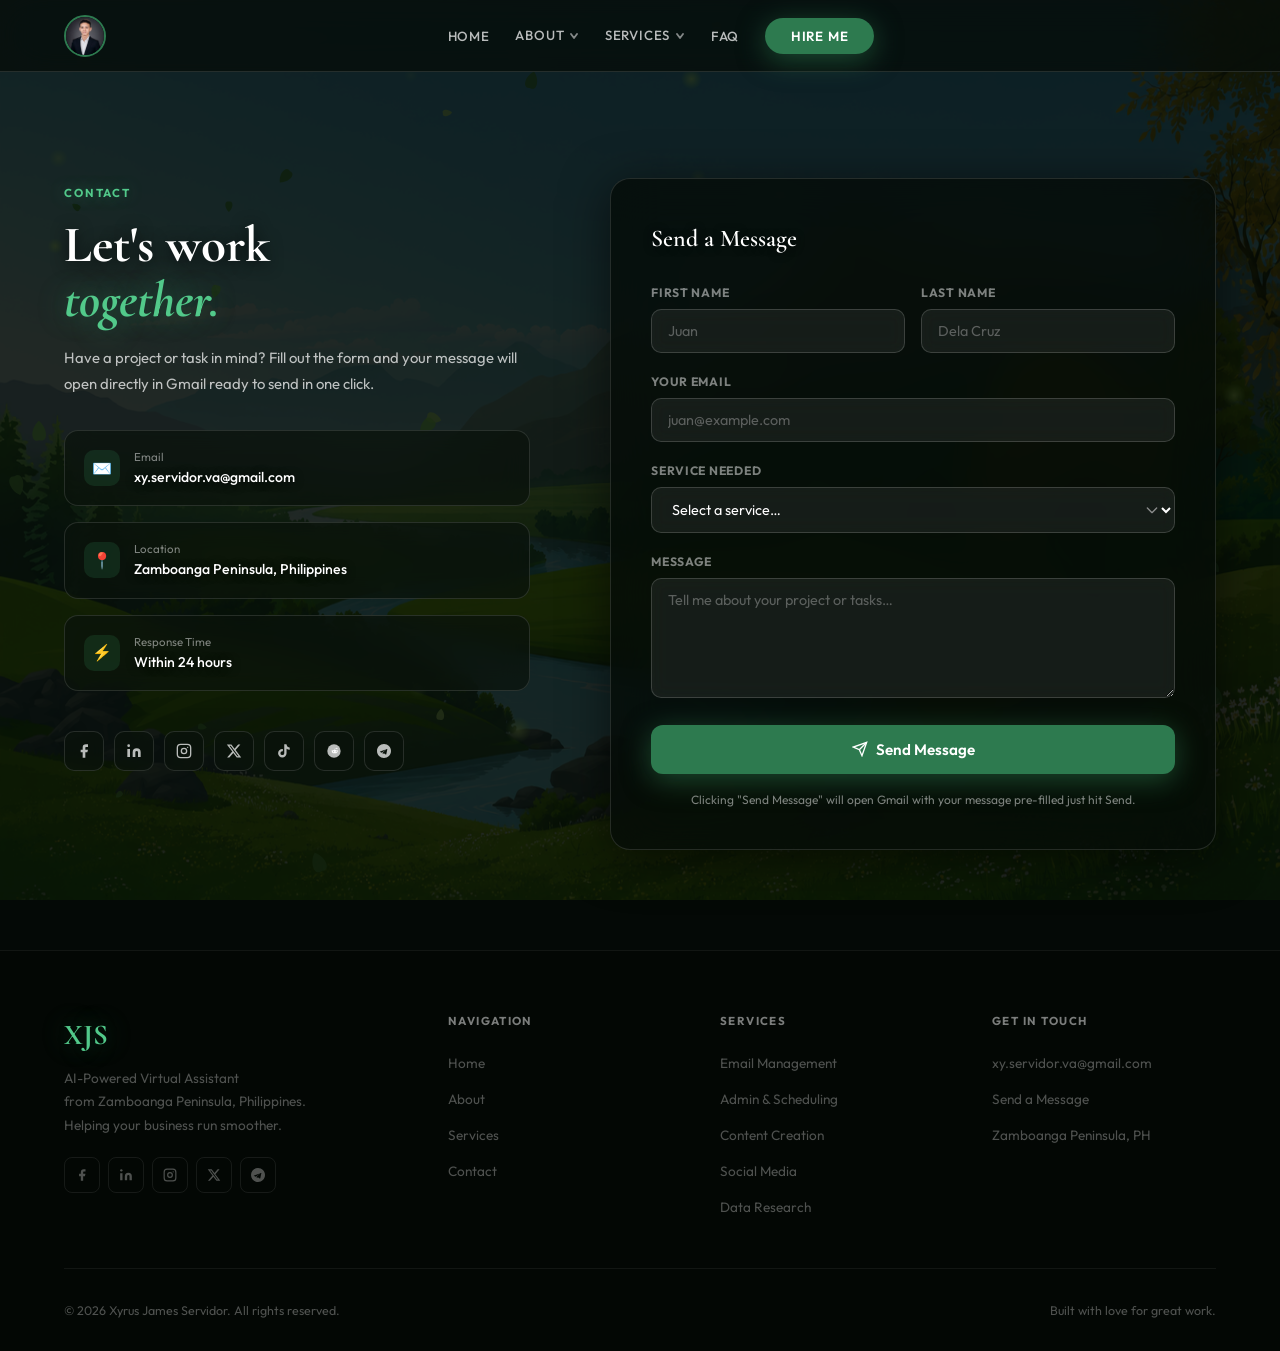
<file: contact.html>
<!DOCTYPE html>
<html lang="en">
<head>
  <meta charset="UTF-8">
  <meta name="viewport" content="width=device-width, initial-scale=1.0">
  <title>Xyrus James Servidor</title>
  <link rel="preconnect" href="https://fonts.googleapis.com">
  <link rel="preconnect" href="https://fonts.gstatic.com" crossorigin>
  <link href="https://fonts.googleapis.com/css2?family=Cormorant+Garamond:ital,wght@0,300;0,400;0,500;0,600;0,700;1,300;1,400;1,600&family=Outfit:wght@300;400;500;600&display=swap" rel="stylesheet">
  <link rel="stylesheet" href="style.css">
</head>
<body>

<canvas id="forest-canvas"></canvas>
<div id="cursor-dot"></div>
<div id="cursor-ring"></div>

<!-- FLOATING RESUME — always visible -->
<a id="resume-float" href="Xyrus_James_Servidor_Resume.pdf" download title="Download My Resume">
  <svg width="16" height="16" viewBox="0 0 24 24" fill="none" stroke="currentColor"
       stroke-width="2.2" stroke-linecap="round" stroke-linejoin="round">
    <path d="M21 15v4a2 2 0 01-2 2H5a2 2 0 01-2-2v-4"/>
    <polyline points="7 10 12 15 17 10"/>
    <line x1="12" y1="15" x2="12" y2="3"/>
  </svg>
  <span class="resume-label">Resume</span>
</a>

<!-- TOAST -->
<div id="toast">✅ Opening Gmail, your message is ready to send!</div>

<!-- BACK TO TOP -->
<button id="back-top" onclick="window.scrollTo({top:0,behavior:'smooth'})">↑</button>

<!-- NAV -->
<nav id="nav">
  <!-- Logo -->
  <a href="index.html#hero" class="nav-logo">
    <img src="xyrusprof.jpg" alt="Xyrus">
  </a>

  <ul class="nav-links">
    <li><a href="index.html#hero">Home</a></li>

    <!-- About dropdown -->
    <li class="nav-item-drop">
      <a href="#about" class="nav-drop-toggle">
        About
        <svg class="drop-arrow" width="10" height="10" viewBox="0 0 10 10">
          <polyline points="2,3 5,7 8,3" fill="none" stroke="currentColor" stroke-width="1.8" stroke-linecap="round" stroke-linejoin="round"/>
        </svg>
      </a>
      <div class="nav-dropdown">
        <a href="about.html"      class="drop-item"><span class="drop-icon">👤</span>About Me</a>
        <a href="about.html#background" class="drop-item"><span class="drop-icon">🌱</span>Background</a>
        <a href="about.html#skills"     class="drop-item"><span class="drop-icon">⚡</span>Skills</a>
        <a href="about.html#resume-download"     class="drop-item"><span class="drop-icon">📄</span>Resume</a>
      </div>
    </li>

    <!-- Services dropdown -->
    <li class="nav-item-drop">
      <a href="#services" class="nav-drop-toggle">
        Services
        <svg class="drop-arrow" width="10" height="10" viewBox="0 0 10 10">
          <polyline points="2,3 5,7 8,3" fill="none" stroke="currentColor" stroke-width="1.8" stroke-linecap="round" stroke-linejoin="round"/>
        </svg>
      </a>
      <div class="nav-dropdown">
        <a href="services.html" class="drop-item"><span class="drop-icon">🗂</span>All Services</a>
        <a href="services.html#tools"  class="drop-item"><span class="drop-icon">🛠️</span>Tools</a>
         <a href="services.html#process"  class="drop-item"><span class="drop-icon">🔄</span>My Process</a>
      </div>
    </li>

    <li><a href="index.html#faq">FAQ</a></li>
    <li><a href="#contact" class="nav-cta">Hire Me</a></li>
  </ul>

  <button class="hamburger" id="hamburger" aria-label="Menu">
    <span></span><span></span><span></span>
  </button>
</nav>

<div class="mobile-nav" id="mobile-nav">
  <a href="index.html#hero"       onclick="closeMob()">Home</a>
  <div class="mob-group-label">About</div>
  <a href="about.html"      onclick="closeMob()" class="mob-sub">About Me</a>
  <a href="about.html#background" onclick="closeMob()" class="mob-sub">Background</a>
  <a href="about.html#skills"     onclick="closeMob()" class="mob-sub">Skills</a>
  <a href="about.html#resume-download" onclick="closeMob()" class="mob-sub">📄 Resume</a>
  <div class="mob-group-label">Services</div>
  <a href="services.html"   onclick="closeMob()" class="mob-sub">All Services</a>
  <a href="services.html#tools"      onclick="closeMob()" class="mob-sub">Tools</a>
  <a href="services.html#process"    onclick="closeMob()" class="mob-sub">My Process</a>
  <a href="#faq"        onclick="closeMob()">FAQ</a>
  <a href="#contact" class="nav-cta-m" onclick="closeMob()">Hire Me</a>
</div>

<!-- CONTACT -->
<section id="contact">
  <div class="contact-grid">
    <div class="reveal">
      <div class="section-tag">Contact</div>
      <h2 class="section-title">Let's work<br><em>together.</em></h2>
      <p style="font-size:.93rem;color:rgba(255,255,255,0.72);line-height:1.8;margin-bottom:2rem">Have a project or task in mind? Fill out the form and your message will open directly in Gmail ready to send in one click.</p>
      <div class="contact-items">
        <div class="contact-item">
          <div class="contact-item-icon">✉️</div>
          <div><span class="contact-item-label">Email</span><span class="contact-item-val">xy.servidor.va@gmail.com</span></div>
        </div>
        <div class="contact-item">
          <div class="contact-item-icon">📍</div>
          <div><span class="contact-item-label">Location</span><span class="contact-item-val">Zamboanga Peninsula, Philippines</span></div>
        </div>
        <div class="contact-item">
          <div class="contact-item-icon">⚡</div>
          <div><span class="contact-item-label">Response Time</span><span class="contact-item-val">Within 24 hours</span></div>
        </div>
      </div>
      <div class="social-links">
        <a href="https://www.facebook.com/ne0xyrus" target="_blank" class="social-link" title="Facebook">
          <svg width="16" height="16" viewBox="0 0 24 24" fill="currentColor"><path d="M18 2h-3a5 5 0 00-5 5v3H7v4h3v8h4v-8h3l1-4h-4V7a1 1 0 011-1h3z"/></svg>
        </a>
        <a href="https://www.linkedin.com/in/xyrus-james-servidor-483381267/" target="_blank" class="social-link" title="LinkedIn">
          <svg width="16" height="16" viewBox="0 0 24 24" fill="currentColor"><path d="M16 8a6 6 0 016 6v7h-4v-7a2 2 0 00-2-2 2 2 0 00-2 2v7h-4v-7a6 6 0 016-6zM2 9h4v12H2z"/><circle cx="4" cy="4" r="2"/></svg>
        </a>
        <a href="https://www.instagram.com/xyruuusssss?igsh=MXB0ZTd3bGxtdHV0cw==" target="_blank" class="social-link" title="Instagram">
          <svg width="16" height="16" viewBox="0 0 24 24" fill="none" stroke="currentColor" stroke-width="2"><rect x="2" y="2" width="20" height="20" rx="5"/><circle cx="12" cy="12" r="4"/><circle cx="17.5" cy="6.5" r="1" fill="currentColor" stroke="none"/></svg>
        </a>
        <a href="https://x.com/neoxyrus7" target="_blank" class="social-link" title="X / Twitter">
          <svg width="16" height="16" viewBox="0 0 24 24" fill="currentColor"><path d="M18.244 2.25h3.308l-7.227 8.26 8.502 11.24H16.17l-5.214-6.817L4.99 21.75H1.68l7.73-8.835L1.254 2.25H8.08l4.713 6.231zm-1.161 17.52h1.833L7.084 4.126H5.117z"/></svg>
        </a>
        <a href="https://tiktok.com/@neoxyrus" target="_blank" class="social-link" title="TikTok">
          <svg width="16" height="16" viewBox="0 0 24 24" fill="currentColor"><path d="M19.59 6.69a4.83 4.83 0 01-3.77-4.25V2h-3.45v13.67a2.89 2.89 0 01-2.88 2.5 2.89 2.89 0 01-2.89-2.89 2.89 2.89 0 012.89-2.89c.28 0 .54.04.79.1V9.01a6.33 6.33 0 00-.79-.05 6.34 6.34 0 00-6.34 6.34 6.34 6.34 0 006.34 6.34 6.34 6.34 0 006.33-6.34V8.69a8.16 8.16 0 004.77 1.52V6.75a4.85 4.85 0 01-1-.06z"/></svg>
        </a>
        <a href="https://www.reddit.com/user/NE0XYRUS/" target="_blank" class="social-link" title="Reddit">
          <svg width="16" height="16" viewBox="0 0 24 24" fill="currentColor"><circle cx="12" cy="12" r="10"/><path fill="white" d="M17.9 12c0-.6-.5-1-1-1-.3 0-.5.1-.7.2-.8-.5-1.8-.9-2.9-.9l.5-2.3 1.6.3c0 .5.4.8.9.8s.9-.4.9-.9-.4-.9-.9-.9c-.3 0-.6.2-.8.5l-1.8-.4c-.1 0-.2.1-.2.2l-.6 2.7c-1.1 0-2.1.4-2.9.9-.2-.1-.4-.2-.7-.2-.6 0-1 .5-1 1 0 .4.2.8.6.9v.3c0 1.6 1.9 2.9 4.2 2.9s4.2-1.3 4.2-2.9v-.3c.4-.2.6-.5.6-.9zm-7.4.5c0-.5.4-.9.9-.9s.9.4.9.9-.4.9-.9.9-.9-.4-.9-.9zm4.9 2.4c-.5.5-1.3.7-2.4.7s-1.9-.2-2.4-.7c-.1-.1-.1-.3 0-.4.1-.1.3-.1.4 0 .4.4 1.1.6 2 .6s1.6-.2 2-.6c.1-.1.3-.1.4 0 .1.1.1.3 0 .4zm-.1-1.5c-.5 0-.9-.4-.9-.9s.4-.9.9-.9.9.4.9.9-.4.9-.9.9z"/></svg>
        </a>
        <a href="https://t.me/NEOXYRUS" target="_blank" class="social-link" title="Telegram">
          <svg width="14" height="14" viewBox="0 0 24 24" fill="currentColor"><path d="M12 0C5.373 0 0 5.373 0 12s5.373 12 12 12 12-5.373 12-12S18.627 0 12 0zm5.894 8.221-1.97 9.28c-.145.658-.537.818-1.084.508l-3-2.21-1.447 1.394c-.16.16-.295.295-.605.295l.213-3.053 5.56-5.023c.242-.213-.054-.333-.373-.12L8.32 14.801l-2.96-.924c-.643-.204-.657-.643.136-.953l11.57-4.461c.537-.194 1.006.131.828.758z"/></svg>
        </a>
      </div>
    </div>
    <div class="contact-form-wrap reveal">
      <h3 style="font-family:var(--serif);font-size:1.5rem;font-weight:600;color:#fff;margin-bottom:1.5rem">Send a Message</h3>
      <div class="form-row">
        <div class="form-group">
          <label>First Name</label>
          <input type="text" id="fname" placeholder="Juan" />
        </div>
        <div class="form-group">
          <label>Last Name</label>
          <input type="text" id="lname" placeholder="Dela Cruz" />
        </div>
      </div>
      <div class="form-group">
        <label>Your Email</label>
        <input type="email" id="femail" placeholder="juan@example.com" />
      </div>
      <div class="form-group">
        <label>Service Needed</label>
        <select id="fservice">
          <option value="">Select a service…</option>
          <option>Email Management</option>
          <option>Admin & Scheduling</option>
          <option>Content Creation</option>
          <option>Social Media Management</option>
          <option>Data Entry & Research</option>
          <option>Customer Support</option>
          <option>Other / General Inquiry</option>
        </select>
      </div>
      <div class="form-group">
        <label>Message</label>
        <textarea id="fmessage" placeholder="Tell me about your project or tasks…"></textarea>
      </div>
      <button class="btn-send" onclick="sendToGmail()">
        <svg width="16" height="16" viewBox="0 0 24 24" fill="none" stroke="currentColor" stroke-width="2"><line x1="22" y1="2" x2="11" y2="13"/><polygon points="22 2 15 22 11 13 2 9 22 2"/></svg>
        Send Message
      </button>
      <p style="font-size:0.75rem;color:var(--text-muted);text-align:center;margin-top:1rem;line-height:1.6">
        Clicking "Send Message" will open Gmail with your message pre-filled just hit Send.
      </p>
    </div>
  </div>
</section>

<!-- ═══════════════════════════════════════
     FOOTER
═══════════════════════════════════════ -->
<footer>
  <div class="footer-grid">
    <div>
      <div class="footer-brand-name">XJS</div>
      <p class="footer-tagline">AI-Powered Virtual Assistant<br>from Zamboanga Peninsula, Philippines.<br>Helping your business run smoother.</p>
      <div class="footer-socials" style="margin-top:1.2rem">
        <a href="https://www.facebook.com/ne0xyrus" target="_blank" class="footer-social">
          <svg width="14" height="14" viewBox="0 0 24 24" fill="currentColor"><path d="M18 2h-3a5 5 0 00-5 5v3H7v4h3v8h4v-8h3l1-4h-4V7a1 1 0 011-1h3z"/></svg>
        </a>
        <a href="https://www.linkedin.com/in/xyrus-james-servidor-483381267/" target="_blank" class="footer-social">
          <svg width="14" height="14" viewBox="0 0 24 24" fill="currentColor"><path d="M16 8a6 6 0 016 6v7h-4v-7a2 2 0 00-2-2 2 2 0 00-2 2v7h-4v-7a6 6 0 016-6zM2 9h4v12H2z"/><circle cx="4" cy="4" r="2"/></svg>
        </a>
        <a href="https://www.instagram.com/xyruuusssss" target="_blank" class="footer-social">
          <svg width="14" height="14" viewBox="0 0 24 24" fill="none" stroke="currentColor" stroke-width="2"><rect x="2" y="2" width="20" height="20" rx="5"/><circle cx="12" cy="12" r="4"/><circle cx="17.5" cy="6.5" r="1" fill="currentColor" stroke="none"/></svg>
        </a>
        <a href="https://x.com/neoxyrus7" target="_blank" class="footer-social">
          <svg width="14" height="14" viewBox="0 0 24 24" fill="currentColor"><path d="M18.244 2.25h3.308l-7.227 8.26 8.502 11.24H16.17l-5.214-6.817L4.99 21.75H1.68l7.73-8.835L1.254 2.25H8.08l4.713 6.231zm-1.161 17.52h1.833L7.084 4.126H5.117z"/></svg>
        </a>
        <a href="https://t.me/NEOXYRUS" target="_blank" class="footer-social">
          <svg width="14" height="14" viewBox="0 0 24 24" fill="currentColor"><path d="M12 0C5.373 0 0 5.373 0 12s5.373 12 12 12 12-5.373 12-12S18.627 0 12 0zm5.894 8.221-1.97 9.28c-.145.658-.537.818-1.084.508l-3-2.21-1.447 1.394c-.16.16-.295.295-.605.295l.213-3.053 5.56-5.023c.242-.213-.054-.333-.373-.12L8.32 14.801l-2.96-.924c-.643-.204-.657-.643.136-.953l11.57-4.461c.537-.194 1.006.131.828.758z"/></svg>
        </a>
      </div>
    </div>
    <div class="footer-col">
      <h4>Navigation</h4>
      <ul>
        <li><a href="index.html">Home</a></li>
        <li><a href="about.html">About</a></li>
        <li><a href="services.html">Services</a></li>
        <li><a href="contact.html">Contact</a></li>
      </ul>
    </div>
    <div class="footer-col">
      <h4>Services</h4>
      <ul>
        <li><a href="services.html">Email Management</a></li>
        <li><a href="services.html">Admin & Scheduling</a></li>
        <li><a href="services.html">Content Creation</a></li>
        <li><a href="services.html">Social Media</a></li>
        <li><a href="services.html">Data Research</a></li>
      </ul>
    </div>
    <div class="footer-col">
      <h4>Get in Touch</h4>
      <ul>
        <li><a href="mailto:xy.servidor.va@gmail.com">xy.servidor.va@gmail.com</a></li>
        <li><a href="contact.html">Send a Message</a></li>
        <li><a href="about.html">Zamboanga Peninsula, PH</a></li>
      </ul>
    </div>
  </div>
  <div class="footer-bottom">
    <span>© 2026 Xyrus James Servidor. All rights reserved.</span>
    <span>Built with love for great work.</span>
  </div>
</footer>

<script src="js.js"></script>
</body>
</html>
</file>
<file: style.css>
/* ===== RESET & ROOT ===== */
*, *::before, *::after { margin: 0; padding: 0; box-sizing: border-box; }

:root {
  /* NEW THEME: Nature-matched dark with emerald & gold accents */
  --accent:        #2d7a4f;       /* deep forest green */
  --accent-light:  #3fa06a;       /* mid green */
  --accent-bright: #52c98a;       /* bright mint for glow */
  --accent-gold:   #c8a84b;       /* warm gold — nature highlight */
  --accent-dark:   #1d5435;       /* dark forest */

  --dark:    #0b0f0c;
  --dark-2:  #111714;
  --dark-3:  #192118;

  --serif: 'Cormorant Garamond', serif;
  --sans:  'Outfit', sans-serif;

  --nav-h:  72px;
  --aida-h: 46px;

  /* Glass layers */
  --glass-nav:    rgba(8, 14, 10, 0.82);
  --glass-card:   rgba(10, 18, 12, 0.72);
  --glass-card-h: rgba(14, 26, 16, 0.85);
  --glass-form:   rgba(6, 12, 8,  0.80);
  --glass-border: rgba(255,255,255,0.12);
  --glass-border-h: rgba(82,201,138,0.35);

  /* Text */
  --text-white:  #ffffff;
  --text-bright: rgba(255,255,255,0.92);
  --text-soft:   rgba(255,255,255,0.72);
  --text-muted:  rgba(255,255,255,0.48);
  --text-dim:    rgba(255,255,255,0.30);

  /* Shadows */
  --sh-text:    0 2px 16px rgba(0,0,0,0.85);
  --sh-text-sm: 0 1px 8px  rgba(0,0,0,0.70);
  --sh-card:    0 8px 48px rgba(0,0,0,0.55);
  --sh-card-h:  0 20px 64px rgba(0,0,0,0.70);
  --sh-btn:     0 6px 28px rgba(45,122,79,0.55);
  --sh-btn-h:   0 12px 40px rgba(45,122,79,0.75);

  /* Easing */
  --ease: cubic-bezier(0.25,0.46,0.45,0.94);
  --ease-spring: cubic-bezier(0.34,1.56,0.64,1);
  --ease-out: cubic-bezier(0.16,1,0.3,1);
}

/* ===== BASE ===== */
html { scroll-behavior: smooth; cursor: none; }
body {
  font-family: var(--sans);
  background: var(--dark);
  color: var(--text-white);
  line-height: 1.65;
  overflow-x: hidden;
  padding: 0 !important;
}
::selection { background: var(--accent); color: #fff; }

/* ===== SCROLLBAR ===== */
::-webkit-scrollbar { width: 4px; }
::-webkit-scrollbar-track { background: var(--dark-2); }
::-webkit-scrollbar-thumb { background: var(--accent); border-radius: 4px; }

/* ===== CURSOR ===== */
#cursor-dot {
  position: fixed; top:0; left:0; z-index:99999; pointer-events:none;
  width:8px; height:8px; border-radius:50%;
  background: var(--accent-bright);
  transform: translate(-50%,-50%);
  transition: width .15s, height .15s;
  will-change: transform;
}
#cursor-ring {
  position:fixed; top:0; left:0; z-index:99998; pointer-events:none;
  width:36px; height:36px; border-radius:50%;
  border: 1.5px solid var(--accent-bright);
  transform: translate(-50%,-50%);
  transition: width .3s var(--ease), height .3s var(--ease), opacity .3s;
  opacity: 0.6; will-change: transform;
}
body.cursor-hover #cursor-dot  { width:14px; height:14px; }
body.cursor-hover #cursor-ring { width:54px; height:54px; opacity:1; }
body.cursor-click #cursor-ring { width:22px; height:22px; opacity:1; }

/* ===== FOREST CANVAS ===== */
#forest-canvas {
  position: fixed;
  top: 0; left: 0;
  width: 100%; height: 100%;
  z-index: 0;
  pointer-events: none;
  display: block;
  will-change: transform;
}

/* ===== NAV ===== */
nav {
  position:fixed; top:0; left:0; right:0; z-index:1000;
  height: var(--nav-h);
  display:flex; align-items:center; padding:0 5%;
  background: var(--glass-nav);
  backdrop-filter: blur(24px) saturate(1.6);
  -webkit-backdrop-filter: blur(24px) saturate(1.6);
  border-bottom: 1px solid var(--glass-border);
  transition: box-shadow .4s var(--ease), background .4s var(--ease);
}
nav.scrolled {
  background: rgba(6,10,7,0.92);
  box-shadow: 0 2px 40px rgba(0,0,0,0.6);
}

.nav-logo img {
  width:42px; height:42px; border-radius:50%;
  object-fit:cover;
  object-position: 50% 25%;
  border: 2px solid var(--accent);
  display:block;
  transition: transform .3s var(--ease-spring), box-shadow .3s;
}
.nav-logo img:hover {
  transform: scale(1.08);
  box-shadow: 0 0 0 4px rgba(45,122,79,0.30);
}

.nav-links {
  display:flex; align-items:center; gap:1.6rem;
  list-style:none; margin:0 auto;
}
.nav-links a {
  font-family: var(--sans);
  font-size:.83rem; font-weight:500;
  color: var(--text-soft);
  text-decoration:none; letter-spacing:.06em; text-transform:uppercase;
  position:relative;
  transition: color .2s;
}
.nav-links a::after {
  content:''; position:absolute; bottom:-4px; left:0; right:100%;
  height:1.5px; background: var(--accent-bright);
  transition: right .35s var(--ease);
  border-radius:2px;
}
.nav-links a:hover { color: #fff; }
.nav-links a:hover::after { right:0; }

.nav-cta {
  padding: 10px 26px !important;
  background: var(--accent) !important;
  color: #fff !important;
  border-radius: 50px;
  font-weight: 600 !important; letter-spacing:.04em;
  transition: background .2s, transform .25s var(--ease-spring), box-shadow .25s !important;
  box-shadow: var(--sh-btn);
}
.nav-cta::after { display:none !important; }
.nav-cta:hover {
  background: var(--accent-light) !important;
  transform: translateY(-2px) !important;
  box-shadow: var(--sh-btn-h) !important;
}

/* Hamburger */
.hamburger {
  display:none; flex-direction:column; gap:5px;
  background:none; border:none; cursor:none; padding:8px;
}
.hamburger span {
  display:block; width:24px; height:2px;
  background: #fff; border-radius:2px;
  transition: transform .3s var(--ease), opacity .3s;
}
.hamburger.open span:nth-child(1) { transform: translateY(7px) rotate(45deg); }
.hamburger.open span:nth-child(2) { opacity:0; }
.hamburger.open span:nth-child(3) { transform: translateY(-7px) rotate(-45deg); }

.mobile-nav {
  display:none; position:fixed; top:var(--nav-h); left:0; right:0;
  background: rgba(6,12,8,0.97);
  backdrop-filter: blur(28px);
  padding:2rem 5%; flex-direction:column; gap:1.5rem; z-index:999;
  border-bottom: 1px solid var(--glass-border);
  transform: translateY(-16px); opacity:0;
  transition: transform .35s var(--ease-out), opacity .35s;
}
.mobile-nav.open { transform: translateY(0); opacity:1; }
.mobile-nav a {
  font-size:1.1rem; color: var(--text-soft);
  text-decoration:none; font-weight:500;
  padding-bottom:1rem; border-bottom:1px solid rgba(255,255,255,0.08);
  transition: color .2s, padding-left .2s;
}
.mobile-nav a:hover { color:#fff; padding-left:6px; }
.mobile-nav .nav-cta-m {
  display:inline-block; padding:14px 28px;
  background: var(--accent); color:#fff;
  border-radius:50px; text-align:center; font-weight:600;
  box-shadow: var(--sh-btn);
}

/* ===== AIDA BANNER ===== */
#aida-banner {
  position:fixed;
  top: 0; left:0; right:0; z-index:998;
  background: rgba(8,16,10,0.90);
  backdrop-filter: blur(20px) saturate(1.4);
  border-bottom: 1px solid rgba(82,201,138,0.18);
  box-shadow: 0 4px 32px rgba(0,0,0,0.45);
  max-height: 100vh; 
  overflow:hidden;
  transition: transform .4s cubic-bezier(0.25,0.46,0.45,0.94);
}
#aida-banner::before {
  content:''; position:absolute; top:-50%; right:-10%;
  width:500px; height:500px;
  background: radial-gradient(circle, rgba(45,122,79,0.12) 0%, transparent 70%);
  border-radius:50%; pointer-events:none;
}

.aida-toggle-bar {
  display:flex; justify-content:space-between; align-items:center;
  padding:12px 5%;
  background: rgba(45,122,79,0.12);
  border-bottom:1px solid rgba(82,201,138,0.12);
  cursor:pointer; gap:12px;
  min-height:46px; max-height:46px; overflow:hidden;
  transition: background .2s;
}
.aida-toggle-bar:hover { background: rgba(45,122,79,0.22); }
.aida-toggle-label {
  font-size:.82rem; font-weight:700;
  color: var(--accent-bright);
  letter-spacing:.04em; flex:1; line-height:1.4;
  text-shadow: 0 0 20px rgba(82,201,138,0.4);
}
.aida-toggle-icon {
  font-size:.8rem; color: var(--accent-bright);
  transition: transform .35s var(--ease); flex-shrink:0;
}
.aida-toggle-icon.open { transform: rotate(180deg); }

.aida-inner {
  max-height:0; overflow-y:auto; overflow-x:hidden;
  opacity:0; padding:0 5%;
  transition: max-height .55s var(--ease), opacity .4s var(--ease), padding .4s var(--ease);
}
.aida-inner.open { max-height:85vh; padding:30px 5%; opacity:1; }
.aida-content-inner { max-width:680px; margin:0 auto; text-align:center; padding-bottom:20px; }

.aida-headline {
  font-family: var(--serif);
  font-size: clamp(1.5rem,3.5vw,2.6rem);
  font-weight:700; line-height:1.2; color:#fff;
  text-shadow: var(--sh-text);
  margin-bottom:1.2rem; margin-top:1rem;
}
.aida-interest {
  font-size: clamp(.85rem,2vw,1rem);
  color: var(--text-soft); line-height:1.85; margin-bottom:1rem;
  text-shadow: var(--sh-text-sm);
}
.aida-highlight {
  font-family: var(--serif);
  font-size: clamp(1.2rem,2.5vw,2rem);
  font-weight:700; color: var(--accent-bright);
  text-shadow: 0 0 30px rgba(82,201,138,0.5);
  margin:1.2rem auto; line-height:1.3;
}
.aida-desire {
  font-size: clamp(.85rem,2vw,1rem);
  color: var(--text-bright); line-height:1.85; margin-bottom:1rem;
  text-shadow: var(--sh-text-sm);
}
.aida-action { display:flex; flex-direction:column; align-items:center; gap:.8rem; margin-top:1.5rem; }
.aida-note { font-size:.78rem; color: var(--text-muted); line-height:1.6; }
.aida-inner::-webkit-scrollbar { width:3px; }
.aida-inner::-webkit-scrollbar-thumb { background: var(--accent); border-radius:2px; }

/* ===== SECTION FOUNDATION ===== */
section {
  padding: 100px 5%;
  position:relative; z-index:1;
  /* nature background - fixed parallax */
  background: transparent !important;
}

/* Strong per-section overlays so text is always readable */
#hero::before,
#about::before,
#services::before,
#tools::before,
#process::before,
#testimonials::before,
#contact::before {
  content:''; position:absolute; inset:0; z-index:0; pointer-events:none;
}
#hero::before       { background: linear-gradient(160deg, rgba(4,10,6,0.78) 0%, rgba(6,14,8,0.65) 60%, rgba(4,10,6,0.72) 100%); }
#about::before      { background: rgba(4,10,6,0.76); }
#services::before   { background: rgba(3,8,5,0.78); }
#tools::before      { background: rgba(4,10,6,0.80); }
#process::before    { background: rgba(3,8,5,0.75); }
#testimonials::before { background: rgba(4,10,6,0.78); }
#contact::before    { background: rgba(3,8,5,0.80); }

/* All children above overlay */
#hero > *, #about > *, #services > *,
#tools > *, #process > *, #testimonials > *,
#contact > * { position:relative; z-index:1; }

/* ===== COMMON LABELS ===== */
.section-tag {
  display:inline-flex; align-items:center; gap:8px;
  font-size:.72rem; font-weight:700; letter-spacing:.16em; text-transform:uppercase;
  color: var(--accent-bright);
  text-shadow: 0 0 16px rgba(82,201,138,0.45);
  margin-bottom:1rem;
}
.section-tag::before { display:none; }

.section-title {
  font-family: var(--serif);
  font-size: clamp(2.2rem,4vw,3.6rem);
  font-weight:700; line-height:1.08;
  color: #fff;
  text-shadow: var(--sh-text);
  margin-bottom:1rem;
}
.section-title em { font-style:italic; color: var(--accent-bright); text-shadow: 0 0 30px rgba(82,201,138,0.4); }

.section-desc {
  font-size:.98rem; color: var(--text-soft);
  text-shadow: var(--sh-text-sm);
  line-height:1.88; max-width:560px; margin-bottom:3.5rem;
}

/* ===== BUTTONS ===== */
.btn-primary {
  padding:14px 34px;
  background: var(--accent); color:#fff;
  border:none; border-radius:50px;
  font-family: var(--sans); font-size:.9rem; font-weight:600;
  cursor:none; text-decoration:none;
  display:inline-flex; align-items:center; gap:8px;
  box-shadow: var(--sh-btn);
  transition: background .2s, transform .3s var(--ease-spring), box-shadow .3s;
}
.btn-primary:hover {
  background: var(--accent-light);
  transform: translateY(-3px);
  box-shadow: var(--sh-btn-h);
}

.btn-secondary {
  padding:14px 34px;
  background: rgba(255,255,255,0.10);
  color: #fff;
  border: 1.5px solid rgba(255,255,255,0.28);
  border-radius:50px;
  font-family: var(--sans); font-size:.9rem; font-weight:500;
  cursor:none; text-decoration:none;
  display:inline-flex; align-items:center; gap:8px;
  backdrop-filter: blur(8px);
  transition: border-color .2s, background .2s, transform .3s var(--ease-spring);
}
.btn-secondary:hover {
  border-color: var(--accent-bright);
  background: rgba(82,201,138,0.14);
  transform: translateY(-3px);
}

/* ===== HERO ===== */
#hero {
  min-height:100vh;
  padding: calc(var(--nav-h) + var(--aida-h) + 60px) 5% 80px;
  display:grid; grid-template-columns:1fr 1fr;
  align-items:center; gap:5rem;
}
.hero-left { max-width:560px; }

.available-pill {
  display:inline-flex; align-items:center; gap:8px;
  padding:8px 18px; border-radius:50px;
  background: rgba(34,197,94,0.14);
  border: 1px solid rgba(34,197,94,0.38);
  backdrop-filter: blur(8px);
  font-size:.8rem; font-weight:600; color:#6ee7a0;
  text-shadow: 0 1px 6px rgba(0,0,0,0.5);
  letter-spacing:.04em; margin-bottom:1.5rem;
  transition: transform .3s var(--ease-spring);
}
.available-pill::before {
  content:''; width:8px; height:8px; border-radius:50%;
  background:#22c55e;
  animation: pulse-green 2s ease-in-out infinite;
}
@keyframes pulse-green {
  0%,100% { opacity:1; transform:scale(1); }
  50%      { opacity:.5; transform:scale(1.4); }
}

.hero-name {
  font-family: var(--serif);
  font-size: clamp(3.2rem,6vw,5.8rem);
  font-weight:700; line-height:1.04; color:#fff;
  text-shadow: 0 4px 28px rgba(0,0,0,0.85);
  margin-bottom:.5rem;
}
.hero-name em { font-style:italic; color: var(--accent-bright); text-shadow: 0 0 36px rgba(82,201,138,0.5); }

.hero-subtitle {
  font-family: var(--serif);
  font-size: clamp(1.1rem,2vw,1.45rem);
  font-weight:400; font-style:italic;
  color: var(--text-soft);
  text-shadow: var(--sh-text-sm);
  margin-bottom:1.5rem; letter-spacing:.02em;
}
.hero-desc {
  font-size:.98rem; line-height:1.88;
  color: var(--text-soft);
  text-shadow: var(--sh-text-sm);
  margin-bottom:2.5rem; max-width:480px;
}
.hero-btns { display:flex; gap:1rem; flex-wrap:wrap; }

/* Photo */
.hero-right { display:flex; justify-content:center; align-items:center; }
.photo-frame-wrap { position:relative; width:380px; height:500px; }
.spin-ring {
  position:absolute; inset:-20px;
  border-radius: 55% 45% 60% 40% / 50% 55% 45% 50%;
  border: 2px dashed rgba(82,201,138,0.35);
  animation: spin-slow 20s linear infinite;
}
@keyframes spin-slow { to { transform:rotate(360deg); } }
.photo-frame {
  position:relative; z-index:2;
  width:100%; height:100%;
  border-radius: 55% 45% 55% 45% / 50% 50% 50% 50%;
  overflow:hidden;
  border: 3px solid rgba(82,201,138,0.30);
  box-shadow: 0 30px 80px rgba(0,0,0,0.55), inset 0 0 40px rgba(0,0,0,0.25);
}
.photo-frame img { 
  width:100%; height:100%; 
  object-fit:cover; 
  object-position: 50% 25%;
}

.float-card {
  position:absolute; z-index:3;
  background: rgba(8,16,10,0.80);
  backdrop-filter: blur(18px) saturate(1.4);
  border: 1px solid rgba(255,255,255,0.18);
  border-radius:14px; padding:12px 18px;
  box-shadow: 0 8px 32px rgba(0,0,0,0.40), inset 0 1px 0 rgba(255,255,255,0.10);
  display:flex; align-items:center; gap:10px;
  font-size:.82rem; font-weight:600; color:#fff;
  text-shadow: var(--sh-text-sm);
  animation: float 4s ease-in-out infinite;
  transition: transform .3s var(--ease-spring);
}
.float-card:hover { transform: translateY(-4px) scale(1.04) !important; }
.float-card:nth-child(3) { top:40px; right:-30px; animation-delay:0s; }
.float-card:nth-child(4) { bottom:60px; left:-30px; animation-delay:2s; }
.float-card-icon {
  width:32px; height:32px; border-radius:8px;
  background: linear-gradient(135deg, var(--accent), var(--accent-bright));
  display:flex; align-items:center; justify-content:center; font-size:1rem;
  box-shadow: 0 4px 12px rgba(45,122,79,0.5);
}
@keyframes float {
  0%,100% { transform:translateY(0); }
  50%      { transform:translateY(-8px); }
}

/* ===== MARQUEE ===== */
.marquee-strip {
  position:relative; z-index:2;
  background: rgba(4,10,6,0.94) !important;
  backdrop-filter: blur(12px);
  padding:16px 0; overflow:hidden;
  border-top: 1px solid rgba(255,255,255,0.05);
  border-bottom: 1px solid rgba(255,255,255,0.05);
}
.marquee-track {
  display:flex; gap:0;
  animation: marquee-scroll 28s linear infinite;
  width: max-content;
}
.marquee-item {
  display:flex; align-items:center; gap:1rem;
  padding:0 2.5rem;
  font-size:.8rem; font-weight:500; letter-spacing:.09em; text-transform:uppercase;
  color: var(--text-muted); white-space:nowrap;
}
.marquee-item .dot { width:4px; height:4px; border-radius:50%; background: var(--accent); }
.marquee-item span.accent { color: var(--accent-bright); }
@keyframes marquee-scroll {
  from { transform:translateX(0); }
  to   { transform:translateX(-50%); }
}

/* ===== ABOUT ===== */
.about-grid { display:grid; grid-template-columns:1fr 1.2fr; gap:5rem; align-items:center; }

.about-photo-card { position:relative; }
.about-photo-card::before {
  content:''; position:absolute;
  top:16px; left:16px; right:-16px; bottom:-16px;
  border: 2px solid rgba(82,201,138,0.25);
  border-radius:20px; z-index:0;
  transition: border-color .4s;
}
.about-photo-card:hover::before { border-color: rgba(82,201,138,0.55); }
.about-photo-card img {
  position:relative; z-index:1;
  width:100%; border-radius:16px;
  object-fit:cover;
  object-position: 50% 25%;
  height:560px;
  box-shadow: 0 24px 72px rgba(0,0,0,0.60);
  transition: transform .6s var(--ease);
}
.about-photo-card:hover img { transform:scale(1.02); }

.about-stats { display:grid; grid-template-columns:repeat(3,1fr); gap:1rem; margin-top:2.5rem; }
.stat-card {
  background: var(--glass-card);
  backdrop-filter: blur(16px) saturate(1.3);
  border: 1px solid var(--glass-border);
  border-radius:16px; padding:1.4rem; text-align:center;
  transition: border-color .3s, background .3s, transform .3s var(--ease-spring), box-shadow .3s;
}
.stat-card:hover {
  border-color: var(--glass-border-h);
  background: var(--glass-card-h);
  transform: translateY(-4px);
  box-shadow: 0 12px 36px rgba(45,122,79,0.25);
}
.stat-num {
  font-family: var(--serif); font-size:2.2rem; font-weight:700;
  color: var(--accent-bright);
  text-shadow: 0 0 24px rgba(82,201,138,0.45);
  line-height:1;
}
.stat-label { font-size:.74rem; color: var(--text-muted); font-weight:500; margin-top:4px; }

.about-details { display:grid; grid-template-columns:1fr 1fr; gap:1rem; margin:1.5rem 0; }
.detail-item { display:flex; align-items:flex-start; gap:10px; font-size:.88rem; }
.detail-icon { color: var(--accent-bright); font-size:1rem; margin-top:1px; }
.detail-label { font-size:.72rem; color: var(--text-muted); display:block; }
.detail-value { color:#fff; font-weight:500; text-shadow: var(--sh-text-sm); }

/* ===== SERVICES ===== */
.services-grid { display:grid; grid-template-columns:repeat(3,1fr); gap:1.5rem; }
.service-card {
  background: var(--glass-card);
  backdrop-filter: blur(18px) saturate(1.3);
  border: 1px solid var(--glass-border);
  border-radius:20px; padding:2rem;
  position:relative; overflow:hidden;
  transition: transform .35s var(--ease-spring), box-shadow .35s, background .3s, border-color .3s;
}
.service-card::before {
  content:''; position:absolute; top:0; left:0; right:100%;
  height:2px;
  background: linear-gradient(90deg, var(--accent), var(--accent-bright));
  transition: right .5s var(--ease);
}
.service-card:hover {
  transform: translateY(-7px);
  box-shadow: var(--sh-card-h);
  background: var(--glass-card-h);
  border-color: var(--glass-border-h);
}
.service-card:hover::before { right:0; }

.service-num {
  font-family: var(--serif); font-size:3rem; font-weight:300;
  color: rgba(82,201,138,0.18); line-height:1; margin-bottom:.5rem;
}
.service-icon { font-size:1.8rem; margin-bottom:1rem; display:block; }
.service-title {
  font-family: var(--serif); font-size:1.3rem; font-weight:600;
  color:#fff; text-shadow: var(--sh-text-sm); margin-bottom:.6rem;
}
.service-desc {
  font-size:.88rem; color: var(--text-soft);
  text-shadow: 0 1px 6px rgba(0,0,0,0.5);
  line-height:1.78; margin-bottom:1rem;
}
.service-tags { display:flex; gap:6px; flex-wrap:wrap; }
.service-tag {
  font-size:.72rem; padding:4px 12px; border-radius:20px;
  background: rgba(45,122,79,0.20);
  border: 1px solid rgba(82,201,138,0.28);
  color: var(--accent-bright); font-weight:600; letter-spacing:.04em;
  transition: background .2s;
}
.service-tag:hover { background: rgba(45,122,79,0.40); }

/* ===== AI TOOLS ===== */
#tools { position:relative; overflow:hidden; }
.tools-bg-text {
  position:absolute; top:50%; left:50%;
  transform: translate(-50%,-50%);
  font-family: var(--serif);
  font-size: clamp(6rem,14vw,14rem);
  font-weight:700; letter-spacing:.1em;
  color: rgba(255,255,255,0.022);
  pointer-events:none; white-space:nowrap; user-select:none;
}
.tools-grid { display:grid; grid-template-columns:repeat(2,1fr); gap:1rem; position:relative; z-index:1; }
.tool-card {
  display:flex; align-items:center; gap:1rem;
  padding:1.4rem 1.8rem;
  background: var(--glass-card);
  backdrop-filter: blur(16px) saturate(1.3);
  border: 1px solid var(--glass-border);
  border-radius:14px;
  transition: transform .3s var(--ease-spring), background .3s, border-color .3s, box-shadow .3s;
}
.tool-card:hover {
  transform: translateX(8px);
  background: var(--glass-card-h);
  border-color: var(--glass-border-h);
  box-shadow: 0 0 32px rgba(45,122,79,0.18);
}
.tool-emoji { font-size:1.8rem; flex-shrink:0; }
.tool-info { flex:1; }
.tool-name { font-weight:600; color:#fff; font-size:.95rem; text-shadow: var(--sh-text-sm); }
.tool-cat  { font-size:.78rem; color: var(--text-muted); margin-top:2px; }
.tool-badge {
  font-size:.7rem; padding:4px 10px; border-radius:20px;
  border: 1px solid rgba(82,201,138,0.35);
  color: var(--accent-bright); font-weight:600; letter-spacing:.04em;
  background: rgba(45,122,79,0.12); flex-shrink:0;
}

/* ===== PROCESS ===== */
.process-steps {
  display:grid; grid-template-columns:repeat(4,1fr);
  gap:2rem; position:relative; margin-top:1rem;
}
.process-steps::before {
  content:''; position:absolute; top:32px; left:10%; right:10%;
  height:1px; border-top:2px dashed rgba(82,201,138,0.25); z-index:0;
}
.process-step { text-align:center; position:relative; z-index:1; }
.step-num-wrap {
  width:64px; height:64px; border-radius:50%;
  border: 2px solid rgba(82,201,138,0.30);
  display:flex; align-items:center; justify-content:center;
  margin:0 auto 1.5rem;
  background: rgba(10,18,12,0.70);
  backdrop-filter: blur(10px);
  cursor:default;
  transition: background .3s, border-color .3s, transform .3s var(--ease-spring), box-shadow .3s;
}
.process-step:hover .step-num-wrap {
  background: var(--accent);
  border-color: var(--accent-bright);
  transform: scale(1.10);
  box-shadow: 0 8px 30px rgba(45,122,79,0.50);
}
.step-num {
  font-family: var(--serif); font-size:1.4rem; font-weight:700;
  color: var(--accent-bright);
  transition: color .3s;
}
.process-step:hover .step-num { color:#fff; }
.step-title {
  font-family: var(--serif); font-size:1.2rem; font-weight:600;
  color:#fff; text-shadow: var(--sh-text-sm); margin-bottom:.6rem;
}
.step-desc { font-size:.85rem; color: var(--text-soft); line-height:1.75; text-shadow: 0 1px 6px rgba(0,0,0,0.5); }

/* ===== TESTIMONIALS ===== */
.testimonials-grid { display:grid; grid-template-columns:repeat(3,1fr); gap:1.5rem; }
.testimonial-card {
  background: var(--glass-card);
  backdrop-filter: blur(18px) saturate(1.3);
  border: 1px solid var(--glass-border);
  border-radius:20px; padding:2rem;
  transition: transform .35s var(--ease-spring), box-shadow .35s, background .3s, border-color .3s;
}
.testimonial-card:hover {
  transform: translateY(-7px);
  box-shadow: var(--sh-card-h);
  background: var(--glass-card-h);
  border-color: var(--glass-border-h);
}
.stars { color:#f59e0b; font-size:.85rem; margin-bottom:.8rem; letter-spacing:2px; }
.testimonial-quote {
  font-size:3rem; line-height:1;
  color: var(--accent-bright); opacity:.45;
  font-family: var(--serif); margin-bottom:.5rem;
}
.testimonial-text {
  font-size:.92rem; color: var(--text-soft);
  text-shadow: var(--sh-text-sm);
  line-height:1.82; margin-bottom:1.5rem; font-style:italic;
}
.testimonial-author { display:flex; align-items:center; gap:12px; }
.testimonial-avatar {
  width:44px; height:44px; border-radius:50%;
  background: linear-gradient(135deg, var(--accent), var(--accent-bright));
  display:flex; align-items:center; justify-content:center;
  font-weight:700; color:#fff; font-size:.9rem; flex-shrink:0;
  box-shadow: 0 4px 16px rgba(45,122,79,0.45);
}
.testimonial-name { font-weight:600; color:#fff; text-shadow: var(--sh-text-sm); font-size:.9rem; }
.testimonial-role { font-size:.75rem; color: var(--text-muted); margin-top:2px; }
.testimonial-company {
  display:inline-flex; align-items:center; gap:6px;
  margin-top:1rem; padding:6px 14px;
  background: rgba(45,122,79,0.15);
  border: 1px solid rgba(82,201,138,0.25);
  border-radius:20px; font-size:.72rem; font-weight:600;
  color: var(--accent-bright); letter-spacing:.04em;
}

/* ===== CONTACT ===== */
.contact-grid { display:grid; grid-template-columns:1fr 1.3fr; gap:5rem; align-items:start; }
.contact-items { display:flex; flex-direction:column; gap:1rem; margin-bottom:2.5rem; }
.contact-item {
  display:flex; align-items:center; gap:14px;
  padding:1rem 1.2rem;
  background: var(--glass-card);
  backdrop-filter: blur(14px);
  border: 1px solid var(--glass-border);
  border-radius:14px; font-size:.88rem;
  transition: background .3s, border-color .3s, transform .3s var(--ease-spring);
}
.contact-item:hover {
  background: var(--glass-card-h);
  border-color: var(--glass-border-h);
  transform: translateX(5px);
}
.contact-item-icon {
  width:36px; height:36px; border-radius:10px;
  background: rgba(45,122,79,0.22);
  display:flex; align-items:center; justify-content:center;
  font-size:1rem; flex-shrink:0;
}
.contact-item-label { font-size:.72rem; color: var(--text-muted); display:block; }
.contact-item-val   { color:#fff; font-weight:500; text-shadow: var(--sh-text-sm); }

.social-links { display:flex; gap:10px; flex-wrap:wrap; }
.social-link {
  width:40px; height:40px; border-radius:10px;
  border: 1.5px solid var(--glass-border);
  background: var(--glass-card);
  backdrop-filter: blur(8px);
  display:flex; align-items:center; justify-content:center;
  color: var(--text-soft); text-decoration:none;
  transition: border-color .2s, color .2s, background .2s, transform .3s var(--ease-spring);
}
.social-link:hover {
  border-color: var(--accent-bright);
  color: var(--accent-bright);
  background: rgba(45,122,79,0.18);
  transform: translateY(-3px);
}

/* Contact form */
.contact-form-wrap {
  background: var(--glass-form);
  backdrop-filter: blur(24px) saturate(1.4);
  border: 1px solid var(--glass-border);
  border-radius:20px; padding:2.5rem;
  box-shadow: var(--sh-card);
}
.contact-form-wrap h3 {
  font-family: var(--serif); font-size:1.5rem; font-weight:600;
  color:#fff; text-shadow: var(--sh-text-sm); margin-bottom:1.5rem;
}
.form-row { display:grid; grid-template-columns:1fr 1fr; gap:1rem; }
.form-group { margin-bottom:1.2rem; }
.form-group label {
  display:block; font-size:.76rem; font-weight:700;
  letter-spacing:.06em; text-transform:uppercase;
  color: var(--text-muted); margin-bottom:6px;
}
.form-group input, .form-group select, .form-group textarea {
  width:100%; padding:12px 16px;
  background: rgba(255,255,255,0.07);
  backdrop-filter: blur(8px);
  border: 1.5px solid rgba(255,255,255,0.16);
  border-radius:10px;
  font-family: var(--sans); font-size:.9rem;
  color:#fff; outline:none; cursor:none;
  transition: border-color .2s, background .2s, box-shadow .2s;
}
.form-group input::placeholder,
.form-group textarea::placeholder { color: var(--text-dim); }
.form-group select option { background:#0b0f0c; color:#fff; }
.form-group input:focus,
.form-group select:focus,
.form-group textarea:focus {
  border-color: var(--accent-bright);
  background: rgba(255,255,255,0.11);
  box-shadow: 0 0 0 3px rgba(82,201,138,0.18);
}
.form-group textarea { resize:vertical; min-height:120px; }
.form-group select {
  background-image: url("data:image/svg+xml,%3Csvg xmlns='http://www.w3.org/2000/svg' fill='none' viewBox='0 0 24 24'%3E%3Cpath stroke='rgba(255,255,255,0.5)' stroke-linecap='round' stroke-linejoin='round' stroke-width='2' d='M19 9l-7 7-7-7'/%3E%3C/svg%3E");
  background-repeat:no-repeat; background-position:right 14px center; background-size:16px; padding-right:40px;
}

.btn-send {
  width:100%; padding:15px;
  background: var(--accent); color:#fff; border:none;
  border-radius:12px; font-family: var(--sans);
  font-size:.95rem; font-weight:600; cursor:none;
  display:flex; align-items:center; justify-content:center; gap:8px;
  box-shadow: var(--sh-btn);
  transition: background .2s, transform .3s var(--ease-spring), box-shadow .3s;
}
.btn-send:hover {
  background: var(--accent-light);
  transform: translateY(-3px);
  box-shadow: var(--sh-btn-h);
}

/* ===== FOOTER ===== */
footer {
  position:relative; z-index:2;
  background: rgba(4,8,5,0.97) !important;
  backdrop-filter: blur(20px);
  border-top: 1px solid rgba(255,255,255,0.06);
  padding:60px 5% 30px;
}
.footer-grid {
  display:grid; grid-template-columns:1.5fr 1fr 1fr 1fr;
  gap:3rem; margin-bottom:3rem;
}
.footer-brand-name {
  font-family: var(--serif); font-size:1.8rem; font-weight:700;
  color: var(--accent-bright); margin-bottom:.5rem;
  text-shadow: 0 0 28px rgba(82,201,138,0.40);
}
.footer-tagline { font-size:.85rem; color: var(--text-dim); line-height:1.75; }
.footer-col h4 {
  font-size:.72rem; font-weight:700; letter-spacing:.12em;
  text-transform:uppercase; color: var(--text-muted); margin-bottom:1.2rem;
}
.footer-col ul { list-style:none; display:flex; flex-direction:column; gap:.6rem; }
.footer-col ul a {
  font-size:.85rem; color: var(--text-dim); text-decoration:none;
  transition: color .2s, padding-left .25s var(--ease);
}
.footer-col ul a:hover { color: var(--accent-bright); padding-left:6px; }
.footer-socials { display:flex; gap:8px; flex-wrap:wrap; margin-top:1.2rem; }
.footer-social {
  width:36px; height:36px; border-radius:8px;
  border: 1px solid rgba(255,255,255,0.08);
  display:flex; align-items:center; justify-content:center;
  color: var(--text-dim); text-decoration:none;
  transition: border-color .2s, color .2s, transform .3s var(--ease-spring);
}
.footer-social:hover {
  border-color: var(--accent-bright);
  color: var(--accent-bright);
  transform: translateY(-3px);
}
.footer-bottom {
  padding-top:2rem; border-top:1px solid rgba(255,255,255,0.06);
  display:flex; justify-content:space-between; align-items:center;
  font-size:.78rem; color: var(--text-dim);
}

/* ===== BACK TO TOP ===== */
#back-top {
  position:fixed; bottom:2rem; right:2rem; z-index:900;
  width:48px; height:48px; border-radius:50%;
  background: var(--accent); color:#fff;
  border:none; cursor:none;
  display:flex; align-items:center; justify-content:center; font-size:1.1rem;
  box-shadow: var(--sh-btn);
  opacity:0; transform:translateY(16px);
  transition: opacity .3s var(--ease), transform .3s var(--ease-spring), background .2s;
  pointer-events:none;
}
#back-top.visible { opacity:1; transform:translateY(0); pointer-events:all; }
#back-top:hover { background: var(--accent-light); transform:translateY(-4px); }

/* ===== TOAST ===== */
#toast {
  position:fixed; bottom:5rem; left:50%;
  transform: translateX(-50%) translateY(20px);
  background: rgba(6,12,8,0.92);
  backdrop-filter: blur(18px);
  border: 1px solid rgba(82,201,138,0.25);
  color:#fff; padding:14px 24px; border-radius:50px;
  font-size:.88rem; font-weight:500;
  box-shadow: 0 8px 32px rgba(0,0,0,0.45);
  opacity:0; pointer-events:none; z-index:9999; white-space:nowrap;
  display:flex; align-items:center; gap:8px;
  transition: opacity .3s var(--ease), transform .35s var(--ease-spring);
}
#toast.show { opacity:1; transform: translateX(-50%) translateY(0); }

/* ===== SCROLL REVEAL ===== */
.reveal {
  opacity:0; transform:translateY(30px);
  transition: opacity .65s var(--ease-out), transform .65s var(--ease-out);
}
.reveal.visible { opacity:1; transform:translateY(0); }

/* ===== RESPONSIVE ===== */
@media (max-width:1024px) {
  .nav-links { gap:1rem; }
  .nav-links a { font-size:.78rem; }
  .nav-cta { padding:8px 18px !important; font-size:.78rem !important; }
}
@media (max-width:768px) {
  :root { --nav-h:64px; }
  .nav-links { display:none; }
  .hamburger { display:flex; }
  .mobile-nav { display:flex; }

  #hero {
    grid-template-columns:1fr;
    gap:3rem;
    padding-top: calc(var(--nav-h) + var(--aida-h) + 40px);
    text-align:center;
    justify-items:center;
  }
  .hero-left {
    width:100%;
    max-width:100%;
    display:flex;
    flex-direction:column;
    align-items:center;
  }
  .hero-name,
  .hero-subtitle,
  .hero-desc { text-align:center; }
  .hero-desc  { max-width:100%; }
  .available-pill { align-self:center; }
  .hero-btns  { justify-content:center; width:100%; }
  .hero-right {
    order:-1;
    width:100%;
    display:flex;
    justify-content:center;
  }

  .photo-frame-wrap { width:260px; height:300px; }
  .float-card:nth-child(3) { top:10px; right:-10px; }
  .float-card:nth-child(4) { bottom:10px; left:-10px; }
  .about-grid { grid-template-columns:1fr; }
  .about-photo-card { max-width:360px; margin:0 auto; }
  .services-grid { grid-template-columns:1fr; }
  .tools-grid  { grid-template-columns:1fr; }
  .process-steps { grid-template-columns:repeat(2,1fr); }
  .process-steps::before { display:none; }
  .contact-grid { grid-template-columns:1fr; gap:3rem; }
  .footer-grid  { grid-template-columns:1fr 1fr; gap:2rem; }
  .testimonials-grid { grid-template-columns:1fr; }
  section { padding:70px 5%; }
  #aida-banner { top: var(--nav-h); }
}
@media (max-width:480px) {
  .about-stats { grid-template-columns:repeat(3,1fr); gap:.6rem; }
  .stat-num { font-size:1.5rem; }
  .process-steps { grid-template-columns:1fr 1fr; }
  .footer-grid { grid-template-columns:1fr; }
  .form-row { grid-template-columns:1fr; }
  .photo-frame-wrap { width:220px; height:260px; }
  .aida-toggle-label { font-size:.7rem; }
  .aida-inner.open { padding:20px 4%; }
  .aida-headline { font-size:1.2rem; }
  .aida-highlight { font-size:1rem; }
}

/* ===== FLOATING RESUME BUTTON ===== */
#resume-float {
  position: fixed;
  bottom: 2rem;
  left: 2rem;
  z-index: 900;
  display: flex;
  align-items: center;
  gap: 8px;
  padding: 12px 20px;
  background: var(--glass-card);
  backdrop-filter: blur(18px) saturate(1.4);
  border: 1.5px solid rgba(82,201,138,0.35);
  border-radius: 50px;
  color: var(--accent-bright);
  font-family: var(--sans);
  font-size: .82rem;
  font-weight: 600;
  text-decoration: none;
  letter-spacing: .04em;
  box-shadow: 0 4px 24px rgba(0,0,0,0.45), 0 0 16px rgba(45,122,79,0.18);
  opacity: 0;
  transform: translateY(16px);
  transition: opacity .4s var(--ease), transform .4s var(--ease-spring),
              background .25s, border-color .25s, box-shadow .25s;
  pointer-events: none;
  cursor: none;
}
#resume-float.visible {
  opacity: 1;
  transform: translateY(0);
  pointer-events: all;
}
#resume-float:hover {
  background: rgba(45,122,79,0.28);
  border-color: var(--accent-bright);
  box-shadow: 0 6px 32px rgba(0,0,0,0.5), 0 0 28px rgba(45,122,79,0.40);
  transform: translateY(-3px);
}
#resume-float svg {
  flex-shrink: 0;
  transition: transform .3s var(--ease-spring);
}
#resume-float:hover svg { transform: translateY(2px); }
.resume-label { white-space: nowrap; }

/* Hide label on very small screens */
@media (max-width: 400px) {
  .resume-label { display: none; }
  #resume-float { padding: 12px; }
}


/* ===== NAV DROPDOWNS ===== */
.nav-item-drop { position: relative; }

.nav-drop-toggle {
  display: flex !important;
  align-items: center;
  gap: 5px;
  cursor: none;
}
.drop-arrow {
  display: inline-block;
  transition: transform .3s var(--ease);
  opacity: .7;
  flex-shrink: 0;
  margin-top: 1px;
}
.nav-item-drop:hover .drop-arrow,
.nav-item-drop.open .drop-arrow {
  transform: rotate(180deg);
  opacity: 1;
}
 
/* Invisible bridge fills the gap so cursor doesn't break hover */
.nav-item-drop::after {
  content: '';
  position: absolute;
  top: 100%;
  left: -20px;
  right: -20px;
  height: 20px; /* matches the gap size */
  background: transparent;
}
 
.nav-dropdown {
  position: absolute;
  top: calc(100% + 16px);
  left: 50%;
  transform: translateX(-50%) translateY(-6px);
  min-width: 200px;
  background: rgba(6,12,8,0.96);
  backdrop-filter: blur(28px) saturate(1.5);
  border: 1px solid var(--glass-border);
  border-radius: 14px;
  padding: 8px;
  box-shadow: 0 20px 60px rgba(0,0,0,0.65), 0 0 0 1px rgba(82,201,138,0.06);
  opacity: 0;
  pointer-events: none;
  transition: opacity .25s var(--ease), transform .3s var(--ease-out);
  z-index: 2000;
}
 
/* Triangle pointer */
.nav-dropdown::before {
  content: '';
  position: absolute;
  top: -6px;
  left: 50%;
  transform: translateX(-50%);
  width: 12px; height: 6px;
  background: rgba(6,12,8,0.96);
  clip-path: polygon(50% 0%, 0% 100%, 100% 100%);
}
 
.nav-item-drop:hover .nav-dropdown,
.nav-item-drop.open .nav-dropdown {
  opacity: 1;
  pointer-events: all;
  transform: translateX(-50%) translateY(0);
}
 
.drop-item {
  display: flex;
  align-items: center;
  gap: 10px;
  padding: 10px 14px;
  border-radius: 8px;
  font-size: .83rem;
  font-weight: 500;
  color: var(--text-soft);
  text-decoration: none;
  letter-spacing: .02em;
  transition: background .2s, color .2s, padding-left .2s var(--ease);
  white-space: nowrap;
  border-left: 2px solid transparent;
}
.drop-item:hover {
  background: rgba(45,122,79,0.18);
  color: #fff;
  padding-left: 18px;
  border-left-color: var(--accent-bright);
}
.drop-item::after { display: none !important; }
 
.drop-icon {
  font-size: .9rem;
  width: 20px;
  text-align: center;
  flex-shrink: 0;
}
 
.drop-item-cta {
  color: var(--accent-bright) !important;
  background: rgba(45,122,79,0.10);
  border-left-color: rgba(82,201,138,0.25) !important;
}
.drop-item-cta:hover {
  background: rgba(45,122,79,0.28) !important;
  border-left-color: var(--accent-bright) !important;
}

/* Mobile nav sub-items */
.mob-group-label {
  font-size: .68rem;
  font-weight: 700;
  letter-spacing: .14em;
  text-transform: uppercase;
  color: var(--accent-bright);
  opacity: .7;
  padding: .2rem 0 .2rem 0;
  margin-top: .5rem;
}
.mob-sub {
  padding-left: 1rem !important;
  font-size: .95rem !important;
  color: var(--text-muted) !important;
  border-bottom-color: rgba(255,255,255,0.04) !important;
}
.mob-sub:hover { color: var(--accent-bright) !important; }


/* ===== BACKGROUND / STORY SECTION ===== */

.bg-story-grid {
  display: grid;
  grid-template-columns: 1.1fr 0.9fr;
  gap: 4rem;
  align-items: start;
}

/* Timeline */
.bg-timeline { position: relative; padding-left: 28px; }
.bg-timeline::before {
  content: '';
  position: absolute;
  left: 7px; top: 8px; bottom: 8px;
  width: 2px;
  background: linear-gradient(180deg,
    rgba(82,201,138,0.60) 0%,
    rgba(82,201,138,0.15) 100%);
  border-radius: 2px;
}

.bg-tl-item {
  position: relative;
  margin-bottom: 2.4rem;
}
.bg-tl-item:last-child { margin-bottom: 0; }

.bg-tl-dot {
  position: absolute;
  left: -24px; top: 6px;
  width: 14px; height: 14px;
  border-radius: 50%;
  background: var(--dark-3);
  border: 2px solid rgba(82,201,138,0.45);
  transition: background .3s, border-color .3s, box-shadow .3s;
  z-index: 1;
}
.bg-tl-dot.active,
.bg-tl-item:hover .bg-tl-dot {
  background: var(--accent);
  border-color: var(--accent-bright);
  box-shadow: 0 0 14px rgba(82,201,138,0.55);
}

.bg-tl-content {
  background: var(--glass-card);
  backdrop-filter: blur(14px);
  border: 1px solid var(--glass-border);
  border-radius: 14px;
  padding: 1.2rem 1.4rem;
  transition: border-color .3s, background .3s, transform .3s var(--ease-spring);
}
.bg-tl-item:hover .bg-tl-content {
  border-color: var(--glass-border-h);
  background: var(--glass-card-h);
  transform: translateX(4px);
}

.bg-tl-year {
  font-size: .7rem;
  font-weight: 700;
  letter-spacing: .12em;
  text-transform: uppercase;
  color: var(--accent-bright);
  display: block;
  margin-bottom: .35rem;
}
.bg-tl-title {
  font-family: var(--serif);
  font-size: 1.05rem;
  font-weight: 600;
  color: #fff;
  text-shadow: var(--sh-text-sm);
  margin-bottom: .45rem;
  line-height: 1.3;
}
.bg-tl-desc {
  font-size: .86rem;
  color: var(--text-soft);
  line-height: 1.8;
}

/* Values */
.bg-values { display: flex; flex-direction: column; gap: 0; }
.bg-values-title {
  font-family: var(--serif);
  font-size: 1.25rem;
  font-weight: 600;
  color: #fff;
  margin-bottom: 1.2rem;
  text-shadow: var(--sh-text-sm);
}

.bg-value-card {
  display: flex;
  align-items: flex-start;
  gap: 14px;
  padding: 1.1rem 1.2rem;
  border-bottom: 1px solid rgba(255,255,255,0.06);
  transition: background .25s, padding-left .25s var(--ease), border-color .25s;
  border-radius: 10px;
  cursor: default;
}
.bg-value-card:hover {
  background: rgba(45,122,79,0.10);
  padding-left: 1.6rem;
  border-bottom-color: rgba(82,201,138,0.18);
}
.bg-value-icon {
  font-size: 1.25rem;
  flex-shrink: 0;
  margin-top: 2px;
}
.bg-value-name {
  font-weight: 600;
  font-size: .9rem;
  color: #fff;
  text-shadow: var(--sh-text-sm);
  margin-bottom: .25rem;
}
.bg-value-desc {
  font-size: .83rem;
  color: var(--text-muted);
  line-height: 1.7;
}

@media (max-width: 768px) {
  .bg-story-grid { grid-template-columns: 1fr; gap: 3rem; }
}


/* ===== SKILLS SECTION ===== */
.skills-layout {
  display: grid;
  grid-template-columns: 1.1fr 0.9fr;
  gap: 4rem;
  align-items: start;
}

.skills-group-title {
  font-family: var(--serif);
  font-size: 1.15rem;
  font-weight: 600;
  color: #fff;
  text-shadow: var(--sh-text-sm);
  margin-bottom: 1.4rem;
  padding-bottom: .5rem;
  border-bottom: 1px solid rgba(255,255,255,0.08);
}

/* Skill bars */
.skill-bar-item { margin-bottom: 1.35rem; }
.skill-bar-header {
  display: flex;
  justify-content: space-between;
  align-items: center;
  margin-bottom: 7px;
}
.skill-bar-name {
  font-size: .87rem;
  font-weight: 500;
  color: var(--text-bright);
  text-shadow: var(--sh-text-sm);
}
.skill-bar-pct {
  font-size: .78rem;
  font-weight: 700;
  color: var(--accent-bright);
  letter-spacing: .04em;
  font-family: var(--serif);
}
.skill-bar-track {
  height: 6px;
  background: rgba(255,255,255,0.08);
  border-radius: 99px;
  overflow: hidden;
}
.skill-bar-fill {
  height: 100%;
  width: 0%;          /* animated by JS */
  border-radius: 99px;
  background: linear-gradient(90deg, var(--accent), var(--accent-bright));
  box-shadow: 0 0 10px rgba(82,201,138,0.45);
  transition: width 1.1s cubic-bezier(0.22,1,0.36,1);
}

/* Tag pills */
.skill-tags-grid {
  display: flex;
  flex-wrap: wrap;
  gap: 8px;
}
.skill-tag-pill {
  padding: 7px 14px;
  border-radius: 99px;
  font-size: .78rem;
  font-weight: 600;
  letter-spacing: .03em;
  background: rgba(255,255,255,0.06);
  border: 1px solid rgba(255,255,255,0.12);
  color: var(--text-soft);
  transition: background .2s, border-color .2s, color .2s, transform .25s var(--ease-spring);
  cursor: default;
}
.skill-tag-pill:hover {
  background: rgba(45,122,79,0.22);
  border-color: rgba(82,201,138,0.40);
  color: #fff;
  transform: translateY(-2px);
}
.skill-tag-pill.tool {
  background: rgba(45,122,79,0.12);
  border-color: rgba(82,201,138,0.28);
  color: var(--accent-bright);
}
.skill-tag-pill.tool:hover {
  background: rgba(45,122,79,0.32);
  border-color: var(--accent-bright);
  color: #fff;
}

@media (max-width: 768px) {
  .skills-layout { grid-template-columns: 1fr; gap: 3rem; }
}


/* ===== FAQ SECTION ===== */
.faq-grid {
  max-width: 820px;
  margin: 0 auto;
  display: flex;
  flex-direction: column;
  gap: 10px;
}

.faq-item {
  background: var(--glass-card);
  backdrop-filter: blur(16px) saturate(1.3);
  border: 1px solid var(--glass-border);
  border-radius: 14px;
  overflow: hidden;
  transition: border-color .3s, background .3s, box-shadow .3s;
}
.faq-item.open {
  border-color: var(--glass-border-h);
  background: var(--glass-card-h);
  box-shadow: 0 8px 32px rgba(45,122,79,0.18);
}

.faq-q {
  width: 100%;
  display: flex;
  align-items: center;
  justify-content: space-between;
  gap: 1rem;
  padding: 1.3rem 1.6rem;
  background: none;
  border: none;
  cursor: none;
  text-align: left;
  font-family: var(--sans);
  font-size: .95rem;
  font-weight: 600;
  color: var(--text-bright);
  text-shadow: var(--sh-text-sm);
  line-height: 1.5;
  transition: color .2s;
}
.faq-q:hover { color: #fff; }
.faq-item.open .faq-q { color: var(--accent-bright); }

.faq-icon {
  flex-shrink: 0;
  width: 28px; height: 28px;
  border-radius: 50%;
  border: 1.5px solid rgba(82,201,138,0.35);
  display: flex;
  align-items: center;
  justify-content: center;
  font-size: 1.1rem;
  color: var(--accent-bright);
  font-weight: 300;
  line-height: 1;
  transition: transform .35s var(--ease-spring), background .25s, border-color .25s;
}
.faq-item.open .faq-icon {
  transform: rotate(45deg);
  background: rgba(45,122,79,0.25);
  border-color: var(--accent-bright);
}

.faq-a {
  max-height: 0;
  overflow: hidden;
  transition: max-height .45s var(--ease-out), padding .35s var(--ease);
  padding: 0 1.6rem;
}
.faq-item.open .faq-a {
  max-height: 300px;
  padding: 0 1.6rem 1.4rem;
}
.faq-a p {
  font-size: .9rem;
  color: var(--text-soft);
  line-height: 1.85;
  text-shadow: var(--sh-text-sm);
  border-top: 1px solid rgba(255,255,255,0.06);
  padding-top: 1rem;
}

/* ============================================================
   STRONG DARK BG FIX — paste at the very bottom of style.css
   Must be AFTER all other rules to override cleanly
   ============================================================ */

#background,
#skills,
#faq {
  position: relative;
  z-index: 1;
  isolation: isolate;
}

#background::before,
#skills::before,
#faq::before {
  content: '' !important;
  position: absolute !important;
  inset: 0 !important;
  z-index: 0 !important;
  pointer-events: none !important;
  background: rgba(4, 10, 6, 0.82) !important;
}

#background > *,
#skills > *,
#faq > * {
  position: relative !important;
  z-index: 1 !important;
}

@media (max-width: 768px) {
  .nav-links {
    display: none !important;
  }
 
  .hamburger {
    display: flex !important;
  }
 
  /* Mobile nav panel */
  .mobile-nav {
    display: none;
    position: fixed;
    top: var(--nav-h);
    left: 0;
    right: 0;
    bottom: 0;                  /* full height to bottom */
    background: rgba(6,12,8,0.98);
    backdrop-filter: blur(28px);
    padding: 1.5rem 5% 3rem;
    flex-direction: column;
    gap: 0;
    z-index: 999;
    border-bottom: 1px solid var(--glass-border);
    transform: translateY(-16px);
    opacity: 0;
    transition: transform .35s var(--ease-out), opacity .35s;
 
    /* KEY FIX: scroll inside the nav, not the page */
    overflow-y: auto;
    overflow-x: hidden;
    -webkit-overflow-scrolling: touch;
    overscroll-behavior: contain;   /* prevents page scroll bleed */
  }
 
  .mobile-nav.open {
    transform: translateY(0);
    opacity: 1;
  }
 
  .mobile-nav a {
    font-size: 1rem;
    color: var(--text-soft);
    text-decoration: none;
    font-weight: 500;
    padding: .85rem 0;
    border-bottom: 1px solid rgba(255,255,255,0.06);
    transition: color .2s, padding-left .2s;
    display: block;
  }
  .mobile-nav a:hover { color: #fff; padding-left: 6px; }
 
  .mob-group-label {
    font-size: .68rem;
    font-weight: 700;
    letter-spacing: .14em;
    text-transform: uppercase;
    color: var(--accent-bright);
    opacity: .7;
    padding: 1.2rem 0 .3rem;
    display: block;
  }
 
  .mob-sub {
    padding-left: 1rem !important;
    font-size: .92rem !important;
    color: var(--text-muted) !important;
    border-bottom-color: rgba(255,255,255,0.03) !important;
  }
  .mob-sub:hover { color: var(--accent-bright) !important; }
 
  .mobile-nav .nav-cta-m {
    display: inline-block;
    margin-top: 1.5rem;
    padding: 14px 28px;
    background: var(--accent);
    color: #fff;
    border-radius: 50px;
    text-align: center;
    font-weight: 600;
    box-shadow: var(--sh-btn);
    border-bottom: none !important;
  }
  .mobile-nav .nav-cta-m:hover {
    background: var(--accent-light);
    padding-left: 28px !important; /* override the hover shift */
  }
}
 
/* Lock body scroll when mobile nav is open */
body.mob-open {
  overflow: hidden;
}


#nav {
  transition: transform .4s var(--ease), box-shadow .4s var(--ease),
              background .4s var(--ease);
}
#nav.nav-hidden {
  transform: translateY(-100%);
}

/* ── Active page link highlight ── */
.nav-links .nav-active {
  color: var(--accent-bright) !important;
}
.nav-links .nav-active::after {
  right: 0 !important;
  background: var(--accent-bright) !important;
}
#about {
  padding-top: calc(var(--nav-h) + var(--aida-h) + 60px);
}

#contact {
  padding-top: calc(var(--nav-h) + var(--aida-h) + 60px);
}

/* ── Page hero banner (About / Services / Contact pages) ── */
.page-hero {
  min-height: calc(var(--nav-h) + var(--aida-h) + 40px);
  position: relative;
  z-index: 1;
  padding: calc(var(--nav-h) + 80px) 5% 70px;
  text-align: center;
  background: transparent;
}
.page-hero::before {
  content: '';
  position: absolute;
  inset: 0;
  z-index: 0;
  background: rgba(4,10,6,0.80);
  pointer-events: none;
}
.page-hero-inner {
  position: relative;
  z-index: 1;
  max-width: 680px;
  margin: 0 auto;
}
.page-hero-title {
  font-family: var(--serif);
  font-size: clamp(2.4rem, 5vw, 4.2rem);
  font-weight: 700;
  line-height: 1.08;
  color: #fff;
  text-shadow: var(--sh-text);
  margin: .8rem 0 1rem;
}
.page-hero-title em {
  font-style: italic;
  color: var(--accent-bright);
  text-shadow: 0 0 30px rgba(82,201,138,0.4);
}
.page-hero-sub {
  font-size: 1rem;
  color: var(--text-soft);
  line-height: 1.8;
  text-shadow: var(--sh-text-sm);
}
#services {
  padding-top: calc(var(--aida-h) + 80px);
}
#services-cta {
  padding: 80px 5%;
}
#services-cta::before {
  content: '';
  position: absolute;
  inset: 0;
  background: rgba(3,8,5,0.80);
  z-index: 0;
  pointer-events: none;
}
#services-cta > * { position: relative; z-index: 1; }

@media (min-width: 769px) {
  #nav {
    top: 0 !important;
    z-index: 1001 !important;
  }
 
  #aida-banner {
    top: var(--nav-h) !important;
    z-index: 999 !important;
  }
 
  #hero {
    padding-top: calc(var(--nav-h) + var(--aida-h) + 60px) !important;
  }
}

body.aida-open {
  overflow: hidden !important;
}
 
#aida-banner.aida-expanded {
  top: var(--nav-h) !important;
  bottom: 0 !important;
  left: 0 !important;
  right: 0 !important;
  max-height: none !important;
  z-index: 1000 !important;
  overflow: hidden;
}
 
#aida-banner.aida-expanded .aida-inner {
  max-height: calc(100vh - var(--nav-h) - 46px) !important;
  overflow-y: auto !important;
  -webkit-overflow-scrolling: touch;
  overscroll-behavior: contain;
}
 
#aida-banner.aida-expanded .aida-content-inner {
  max-width: 720px;
  padding: 2rem 1.5rem 3rem;
}
 
@media (max-width: 768px) {
  #aida-banner.aida-expanded {
    top: var(--nav-h) !important;
  }
  #aida-banner.aida-expanded .aida-inner {
    max-height: calc(100vh - var(--nav-h) - 46px) !important;
  }
}

body.aida-open {
  overflow: hidden !important;
  position: fixed !important;  
  width: 100% !important;
}
 
#aida-banner {
  max-height: 46px !important;     
  overflow: hidden !important;
  transition: max-height .5s cubic-bezier(0.25,0.46,0.45,0.94),
              transform .4s cubic-bezier(0.25,0.46,0.45,0.94) !important;
}
 
#aida-banner.aida-expanded {
  max-height: 100vh !important; 
  bottom: 0 !important;
  top: var(--nav-h) !important;
  position: fixed !important;
  z-index: 1000 !important;
  overflow: hidden !important;
}
 
#aida-banner.aida-expanded .aida-inner {
  max-height: calc(100vh - var(--nav-h) - 46px) !important;
  overflow-y: auto !important;
  -webkit-overflow-scrolling: touch;
  overscroll-behavior: contain;
}
 
#aida-banner.aida-expanded ~ nav,
#nav {
  z-index: 1001 !important;
}

/* ═══════════════════════════════════════
   ADD TO BOTTOM OF style.css
   (for services.html)
═══════════════════════════════════════ */

/* Services CTA section overlay */
#services-cta {
  position: relative;
  z-index: 1;
  padding: 80px 5%;
  isolation: isolate;
}
#services-cta::before {
  content: '';
  position: absolute;
  inset: 0;
  z-index: 0;
  pointer-events: none;
  background: rgba(3, 8, 5, 0.82);
}
#services-cta > * {
  position: relative;
  z-index: 1;
}

/* Page hero sub-text (used on about / services / contact pages) */
.page-hero-sub {
  font-size: .98rem;
  color: var(--text-soft);
  line-height: 1.85;
  text-shadow: var(--sh-text-sm);
  max-width: 520px;
  margin: 0 auto;
}

/* Services page: 7th card sits centered on last row */
@media (min-width: 769px) {
  #services .services-grid {
    /* 3 columns — 7 cards: row1=3, row2=3, row3=1 centered */
    grid-template-columns: repeat(3, 1fr);
  }
  #services .services-grid .service-card:last-child:nth-child(3n - 2) {
    grid-column: 2 / 3; /* center it */
  }
}

/* Tools grid — 2 columns but 7 items: last item centered */
@media (min-width: 769px) {
  #tools .tools-grid {
    grid-template-columns: repeat(2, 1fr);
  }
  #tools .tools-grid .tool-card:last-child:nth-child(odd) {
    grid-column: 1 / 3;
    max-width: 480px;
    margin: 0 auto;
    width: 100%;
  }
}

/* Header */
.rp-header {
  display: flex;
  align-items: center;
  gap: 1.8rem;
  padding: 2.5rem 2.5rem 2rem;
  border-bottom: 1px solid rgba(255,255,255,0.07);
  background: rgba(45,122,79,0.10);
}
.rp-avatar {
  width: 72px; height: 72px;
  border-radius: 50%;
  background: linear-gradient(135deg, var(--accent), var(--accent-bright));
  display: flex; align-items: center; justify-content: center;
  font-family: var(--serif);
  font-size: 1.3rem; font-weight: 700;
  color: #fff; flex-shrink: 0;
  box-shadow: 0 8px 28px rgba(45,122,79,0.45);
  letter-spacing: .04em;
}
.rp-name {
  font-family: var(--serif);
  font-size: clamp(1.3rem, 3vw, 1.9rem);
  font-weight: 700; color: #fff;
  text-shadow: var(--sh-text-sm);
  margin-bottom: .25rem; line-height: 1.2;
}
.rp-role {
  font-size: .88rem; font-weight: 500;
  color: var(--accent-bright);
  letter-spacing: .04em; margin-bottom: .6rem;
}
.rp-contacts {
  display: flex; flex-wrap: wrap; gap: .5rem 1.4rem;
  font-size: .78rem; color: var(--text-muted);
}

/* Body */
.rp-body { padding: 2rem 2.5rem; display: flex; flex-direction: column; gap: 1.8rem; }


.rp-block-title {
  font-size: .7rem; font-weight: 700;
  letter-spacing: .14em; text-transform: uppercase;
  color: var(--accent-bright);
  margin-bottom: .8rem;
  padding-bottom: .4rem;
  border-bottom: 1px solid rgba(82,201,138,0.18);
}
.rp-block-text {
  font-size: .9rem; color: var(--text-soft);
  line-height: 1.85; text-shadow: var(--sh-text-sm);
}

/* Experience item */
.rp-exp-item {
  display: flex; gap: 1rem; align-items: flex-start;
}
.rp-exp-dot {
  width: 10px; height: 10px; border-radius: 50%;
  background: var(--accent); flex-shrink: 0; margin-top: 5px;
  box-shadow: 0 0 10px rgba(45,122,79,0.55);
}
.rp-exp-role {
  font-weight: 600; font-size: .92rem; color: #fff;
  text-shadow: var(--sh-text-sm); margin-bottom: .2rem;
}
.rp-exp-company {
  font-size: .78rem; color: var(--accent-bright);
  font-weight: 600; letter-spacing: .03em; margin-bottom: .4rem;
}
.rp-exp-desc {
  font-size: .86rem; color: var(--text-soft);
  line-height: 1.78; text-shadow: var(--sh-text-sm);
}

/* Skill pills */
.rp-skills-wrap { display: flex; flex-wrap: wrap; gap: 8px; }
.rp-skill-pill {
  font-size: .76rem; font-weight: 600;
  padding: 5px 14px; border-radius: 99px;
  background: rgba(255,255,255,0.07);
  border: 1px solid rgba(255,255,255,0.14);
  color: var(--text-soft);
  transition: background .2s, border-color .2s, color .2s;
}
.rp-skill-pill:hover {
  background: rgba(255,255,255,0.12);
  color: #fff;
}
.rp-skill-pill.accent {
  background: rgba(45,122,79,0.18);
  border-color: rgba(82,201,138,0.32);
  color: var(--accent-bright);
}
.rp-skill-pill.accent:hover {
  background: rgba(45,122,79,0.32);
  border-color: var(--accent-bright);
  color: #fff;
}
.rp-skill-pill.soft {
  background: rgba(200,168,75,0.12);
  border-color: rgba(200,168,75,0.28);
  color: var(--accent-gold);
}
.rp-skill-pill.soft:hover {
  background: rgba(200,168,75,0.24);
  border-color: var(--accent-gold);
  color: #fff;
}

/* Footer */
.rp-footer {
  padding: 1.8rem 2.5rem;
  border-top: 1px solid rgba(255,255,255,0.07);
  background: rgba(0,0,0,0.12);
  display: flex; gap: 1rem; flex-wrap: wrap; align-items: center;
}

@media (max-width: 600px) {
  .rp-header { flex-direction: column; text-align: center; gap: 1rem; padding: 2rem 1.5rem 1.5rem; }
  .rp-contacts { justify-content: center; }
  .rp-body { padding: 1.5rem; gap: 1.4rem; }
  .rp-footer { padding: 1.5rem; justify-content: center; }
  .resume-preview-card { border-radius: 18px; }
}
/* ===== PHOTO FIX ===== */
.nav-logo img,
.photo-frame img,
.about-photo-card img {
  object-fit: cover !important;
  object-position: center 30% !important;
}

@media (hover: none) and (pointer: coarse) {
  html { cursor: auto !important; }
  #cursor-dot, #cursor-ring { display: none !important; }
  * { cursor: auto !important; }
  a, button, input, select, textarea, [onclick] { cursor: pointer !important; }
}

a, button, input, select, textarea, [onclick] {
  cursor: none !important;
}

#resume-download {
  padding: 80px 5%;
  position: relative;
  z-index: 1;
  isolation: isolate;
}
#resume-download::before {
  content: '';
  position: absolute;
  inset: 0;
  z-index: 0;
  pointer-events: none;
  background: rgba(4, 10, 6, 0.82);
}
#resume-download > * { position: relative; z-index: 1; }

.resume-dl-card {
  max-width: 820px;
  margin: 0 auto;
  background: var(--glass-card);
  backdrop-filter: blur(22px) saturate(1.4);
  border: 1px solid rgba(82, 201, 138, 0.22);
  border-radius: 24px;
  padding: 3rem 3.5rem;
  display: flex;
  align-items: center;
  justify-content: space-between;
  gap: 3rem;
  box-shadow: 0 12px 48px rgba(0,0,0,0.45), 0 0 0 1px rgba(82,201,138,0.06);
  transition: border-color .3s, box-shadow .3s;
}
.resume-dl-card:hover {
  border-color: rgba(82, 201, 138, 0.40);
  box-shadow: 0 20px 64px rgba(0,0,0,0.55), 0 0 32px rgba(45,122,79,0.15);
}

/* Left column */
.resume-dl-left { flex: 1; }

.resume-dl-highlights {
  display: flex;
  flex-wrap: wrap;
  gap: 8px;
}
.resume-dl-chip {
  font-size: .76rem;
  font-weight: 600;
  padding: 6px 14px;
  border-radius: 99px;
  background: rgba(45, 122, 79, 0.14);
  border: 1px solid rgba(82, 201, 138, 0.28);
  color: var(--accent-bright);
  letter-spacing: .02em;
  transition: background .2s, border-color .2s;
}
.resume-dl-chip:hover {
  background: rgba(45, 122, 79, 0.28);
  border-color: var(--accent-bright);
}

/* Right column */
.resume-dl-right {
  display: flex;
  flex-direction: column;
  align-items: center;
  flex-shrink: 0;
  min-width: 180px;
}

.resume-dl-icon-wrap {
  width: 80px;
  height: 80px;
  border-radius: 20px;
  background: rgba(45, 122, 79, 0.14);
  border: 1px solid rgba(82, 201, 138, 0.28);
  display: flex;
  align-items: center;
  justify-content: center;
  margin-bottom: 1rem;
  box-shadow: 0 0 28px rgba(45,122,79,0.18);
  transition: background .3s, box-shadow .3s, transform .3s var(--ease-spring);
}
.resume-dl-card:hover .resume-dl-icon-wrap {
  background: rgba(45, 122, 79, 0.26);
  box-shadow: 0 0 40px rgba(45,122,79,0.35);
  transform: translateY(-3px);
}

.resume-dl-btn {
  width: 100%;
  justify-content: center;
  font-size: .88rem;
  padding: 13px 28px;
}

/* Responsive */
@media (max-width: 640px) {
  .resume-dl-card {
    flex-direction: column;
    text-align: center;
    padding: 2rem 1.5rem;
    gap: 2rem;
  }
  .resume-dl-left {
    display: flex;
    flex-direction: column;
    align-items: center;
  }
  .resume-dl-left p { text-align: center; }
  .resume-dl-highlights { justify-content: center; }
}
.aida-bullets {
  display: flex;
  flex-direction: column;
  gap: 10px;
  margin: 1.2rem auto;
  max-width: 520px;
  text-align: left;
}
.aida-bullet-item {
  display: flex;
  align-items: flex-start;
  gap: 12px;
  font-size: .92rem;
  color: var(--text-bright);
  line-height: 1.6;
}
.aida-bullet-icon {
  flex-shrink: 0;
  font-size: 1rem;
  margin-top: 1px;
}
.skill-bar-note {
  font-size: .74rem;
  color: var(--text-muted);
  margin-top: 5px;
  line-height: 1.5;
  font-style: italic;
}

#why-me {
  position: relative;
  z-index: 1;
  isolation: isolate;
}
#why-me::before {
  content: '';
  position: absolute;
  inset: 0;
  z-index: 0;
  pointer-events: none;
  background: rgba(4, 10, 6, 0.80);
}
#why-me > * { position: relative; z-index: 1; }
 
.whyme-grid {
  display: grid;
  grid-template-columns: repeat(3, 1fr);
  gap: 1.5rem;
}
 
.whyme-grid-condensed {
  grid-template-columns: repeat(3, 1fr);
}
 
.whyme-card {
  background: var(--glass-card);
  backdrop-filter: blur(18px) saturate(1.3);
  border: 1px solid var(--glass-border);
  border-radius: 20px;
  padding: 2rem;
  position: relative;
  overflow: hidden;
  transition: transform .35s var(--ease-spring), box-shadow .35s,
              background .3s, border-color .3s;
}
.whyme-card::before {
  content: '';
  position: absolute;
  top: 0; left: 0; right: 100%;
  height: 2px;
  background: linear-gradient(90deg, var(--accent), var(--accent-bright));
  transition: right .5s var(--ease);
}
.whyme-card:hover {
  transform: translateY(-7px);
  box-shadow: var(--sh-card-h);
  background: var(--glass-card-h);
  border-color: var(--glass-border-h);
}
.whyme-card:hover::before { right: 0; }
 
.whyme-icon {
  font-size: 2rem;
  margin-bottom: 1rem;
  display: block;
}
.whyme-title {
  font-family: var(--serif);
  font-size: 1.2rem;
  font-weight: 600;
  color: #fff;
  text-shadow: var(--sh-text-sm);
  margin-bottom: .6rem;
}
.whyme-desc {
  font-size: .88rem;
  color: var(--text-soft);
  line-height: 1.78;
  text-shadow: 0 1px 6px rgba(0,0,0,0.5);
}
 
@media (max-width: 768px) {
  .whyme-grid { grid-template-columns: 1fr; }
  .whyme-grid-condensed { grid-template-columns: 1fr; }
}

/* ── Modal Overlay ── */
.portfolio-modal-overlay {
  position: fixed;
  inset: 0;
  z-index: 99000;
  background: rgba(4, 10, 6, 0.92);
  backdrop-filter: blur(12px);
  display: flex;
  align-items: flex-start;
  justify-content: center;
  padding: 2rem;
  opacity: 0;
  pointer-events: none;
  transition: opacity .35s var(--ease);
  overflow-y: auto;
}
.portfolio-modal-overlay.open {
  opacity: 1;
  pointer-events: all;
}
 
/* ── Modal Box ── */
.portfolio-modal {
  background: rgba(8, 16, 10, 0.98);
  backdrop-filter: blur(28px) saturate(1.4);
  border: 1px solid rgba(82,201,138,0.22);
  border-radius: 24px;
  padding: 3rem;
  max-width: 780px;
  width: 100%;
  position: relative;
  transform: translateY(24px);
  transition: transform .4s var(--ease-out);
  box-shadow: 0 32px 80px rgba(0,0,0,0.70);
  margin: auto;
}
.portfolio-modal-overlay.open .portfolio-modal {
  transform: translateY(0);
}
 
/* ── Close Button ── */
.portfolio-modal-close {
  position: absolute;
  top: 1.2rem; right: 1.2rem;
  width: 36px; height: 36px;
  border-radius: 50%;
  background: rgba(255,255,255,0.08);
  border: 1px solid rgba(255,255,255,0.14);
  color: var(--text-soft);
  font-size: .9rem;
  cursor: pointer;
  display: flex; align-items: center; justify-content: center;
  transition: background .2s, color .2s, transform .25s var(--ease-spring);
}
.portfolio-modal-close:hover {
  background: rgba(82,201,138,0.20);
  color: var(--accent-bright);
  transform: rotate(90deg);
}
 
/* ── Header ── */
.portfolio-modal-header { margin-bottom: 2.5rem; }
.portfolio-modal-title {
  font-family: var(--serif);
  font-size: clamp(1.8rem, 4vw, 2.6rem);
  font-weight: 700; color: #fff;
  line-height: 1.1;
  text-shadow: var(--sh-text);
  margin-bottom: .8rem;
}
.portfolio-modal-title em { font-style: italic; color: var(--accent-bright); }
.portfolio-modal-sub {
  font-size: .88rem; color: var(--text-soft); line-height: 1.8;
}
 
/* ── Samples List — Full Width Stack ── */
.portfolio-samples-list {
  display: flex;
  flex-direction: column;
  gap: 0;
  margin-bottom: 2.5rem;
}
 
.portfolio-sample { display: flex; flex-direction: column; }
 
/* Full width image */
.portfolio-sample-img-wrap {
  width: 100%;
  border-radius: 12px;
  overflow: hidden;
  cursor: pointer;
  position: relative;
  background: rgba(45,122,79,0.08);
  border: 1px solid rgba(255,255,255,0.08);
  transition: border-color .3s, box-shadow .3s;
}
.portfolio-sample-img-wrap:hover {
  border-color: rgba(82,201,138,0.40);
  box-shadow: 0 8px 32px rgba(45,122,79,0.20);
}
.portfolio-sample-img-wrap img {
  width: 100%;
  height: auto;
  display: block;
  transition: transform .4s var(--ease);
}
.portfolio-sample-img-wrap:hover img {
  transform: scale(1.01);
}
 
/* Zoom hint overlay */
.portfolio-sample-zoom-hint {
  position: absolute;
  inset: 0;
  background: rgba(4,10,6,0.55);
  display: flex;
  align-items: center;
  justify-content: center;
  font-size: .85rem;
  font-weight: 600;
  color: var(--accent-bright);
  letter-spacing: .04em;
  opacity: 0;
  transition: opacity .25s;
  border-radius: 12px;
}
.portfolio-sample-img-wrap:hover .portfolio-sample-zoom-hint { opacity: 1; }
 
/* img-error fallback */
.portfolio-sample-img-wrap.img-error::after {
  content: '📧 Image coming soon';
  display: flex; align-items: center; justify-content: center;
  height: 160px;
  font-size: .85rem; color: var(--text-muted);
}
.portfolio-sample-img-wrap.img-error img { display: none; }
 
/* Info below image */
.portfolio-sample-info {
  padding: 1.2rem 0 1rem;
}
.portfolio-sample-num {
  font-family: var(--serif);
  font-size: 2.4rem; font-weight: 300;
  color: rgba(82,201,138,0.25);
  line-height: 1; display: block;
  margin-bottom: .3rem;
}
.portfolio-sample-title {
  font-family: var(--serif);
  font-size: 1.2rem; font-weight: 600;
  color: #fff; text-shadow: var(--sh-text-sm);
  margin-bottom: .5rem; line-height: 1.3;
}
.portfolio-sample-desc {
  font-size: .86rem; color: var(--text-soft); line-height: 1.8;
}
 
/* Divider between samples */
.portfolio-sample-divider {
  width: 100%; height: 1px;
  background: rgba(255,255,255,0.07);
  margin: .5rem 0 2rem;
}
 
/* ── Footer ── */
.portfolio-modal-footer {
  display: flex; gap: 1rem;
  justify-content: flex-end; flex-wrap: wrap;
  padding-top: 1.5rem;
  border-top: 1px solid rgba(255,255,255,0.07);
}
 
/* View samples tag */
.portfolio-tag {
  color: var(--accent-bright) !important;
  background: rgba(45,122,79,0.20) !important;
  border-color: rgba(82,201,138,0.40) !important;
  cursor: pointer;
}
 
/* ── LIGHTBOX ── */
#lightbox {
  position: fixed;
  inset: 0;
  z-index: 999999;
  background: rgba(2, 6, 3, 0.97);
  display: flex;
  flex-direction: column;
  align-items: center;
  justify-content: center;
  opacity: 0;
  pointer-events: none;
  transition: opacity .3s var(--ease);
  user-select: none;
}
#lightbox.open {
  opacity: 1;
  pointer-events: all;
}
 
/* Top bar */
.lightbox-topbar {
  position: absolute;
  top: 0; left: 0; right: 0;
  display: flex;
  align-items: center;
  justify-content: space-between;
  padding: 1rem 1.5rem;
  background: linear-gradient(rgba(2,6,3,0.9), transparent);
  z-index: 2;
}
.lightbox-counter {
  font-size: .82rem; font-weight: 600;
  color: var(--text-muted); letter-spacing: .08em;
}
.lightbox-controls {
  display: flex; align-items: center; gap: 8px;
}
.lb-btn {
  height: 36px; min-width: 36px;
  padding: 0 12px;
  border-radius: 8px;
  background: rgba(255,255,255,0.08);
  border: 1px solid rgba(255,255,255,0.14);
  color: var(--text-soft);
  font-size: .9rem; font-weight: 600;
  cursor: pointer;
  display: flex; align-items: center; justify-content: center;
  transition: background .2s, color .2s, border-color .2s;
}
.lb-btn:hover {
  background: rgba(82,201,138,0.20);
  color: var(--accent-bright);
  border-color: rgba(82,201,138,0.40);
}
.lb-close {
  margin-left: 8px;
  background: rgba(255,255,255,0.06);
}
.lb-close:hover { transform: rotate(90deg); }
 
/* Prev / Next arrows */
.lb-arrow {
  position: absolute;
  top: 50%; transform: translateY(-50%);
  z-index: 2;
  width: 48px; height: 48px;
  border-radius: 50%;
  background: rgba(8,16,10,0.75);
  border: 1px solid rgba(82,201,138,0.25);
  color: var(--accent-bright);
  font-size: 1.2rem;
  cursor: pointer;
  display: flex; align-items: center; justify-content: center;
  transition: background .2s, border-color .2s, transform .2s var(--ease-spring);
}
.lb-arrow:hover {
  background: rgba(45,122,79,0.45);
  border-color: var(--accent-bright);
}
.lb-prev { left: 1.2rem; }
.lb-prev:hover { transform: translateY(-50%) translateX(-3px); }
.lb-next { right: 1.2rem; }
.lb-next:hover { transform: translateY(-50%) translateX(3px); }
 
/* Image wrapper — handles zoom & pan */
.lightbox-img-wrap {
  width: 100%; height: 100%;
  display: flex; align-items: center; justify-content: center;
  overflow: hidden;
  cursor: grab;
  padding: 4rem 5rem;
}
.lightbox-img-wrap.grabbing { cursor: grabbing; }
.lightbox-img-wrap img {
  max-width: 100%; max-height: 100%;
  object-fit: contain;
  border-radius: 8px;
  box-shadow: 0 24px 80px rgba(0,0,0,0.60);
  transform-origin: center center;
  transition: transform .15s ease;
  pointer-events: none;
  display: block;
}
 
/* Caption */
.lightbox-caption {
  position: absolute;
  bottom: 0; left: 0; right: 0;
  padding: 1rem 1.5rem;
  background: linear-gradient(transparent, rgba(2,6,3,0.92));
  display: flex; align-items: baseline; gap: 12px;
  z-index: 2;
}
.lb-cap-num {
  font-family: var(--serif);
  font-size: 1.4rem; font-weight: 300;
  color: rgba(82,201,138,0.45); line-height: 1;
}
.lb-cap-title {
  font-family: var(--serif);
  font-size: 1rem; font-weight: 600;
  color: rgba(255,255,255,0.85);
}
 
/* Responsive */
@media (max-width: 640px) {
  .portfolio-modal { padding: 1.5rem; border-radius: 16px; }
  .portfolio-modal-footer { justify-content: center; }
  .lb-arrow { width: 38px; height: 38px; font-size: 1rem; }
  .lb-prev { left: .5rem; }
  .lb-next { right: .5rem; }
  .lightbox-img-wrap { padding: 4.5rem 3rem 4rem; }
}

#lightbox .lb-btn,
#lightbox .lb-arrow,
#lightbox .portfolio-modal-close,
#lightbox .lightbox-topbar,
#lightbox .lightbox-caption {
  cursor: pointer !important;
}
</file>
